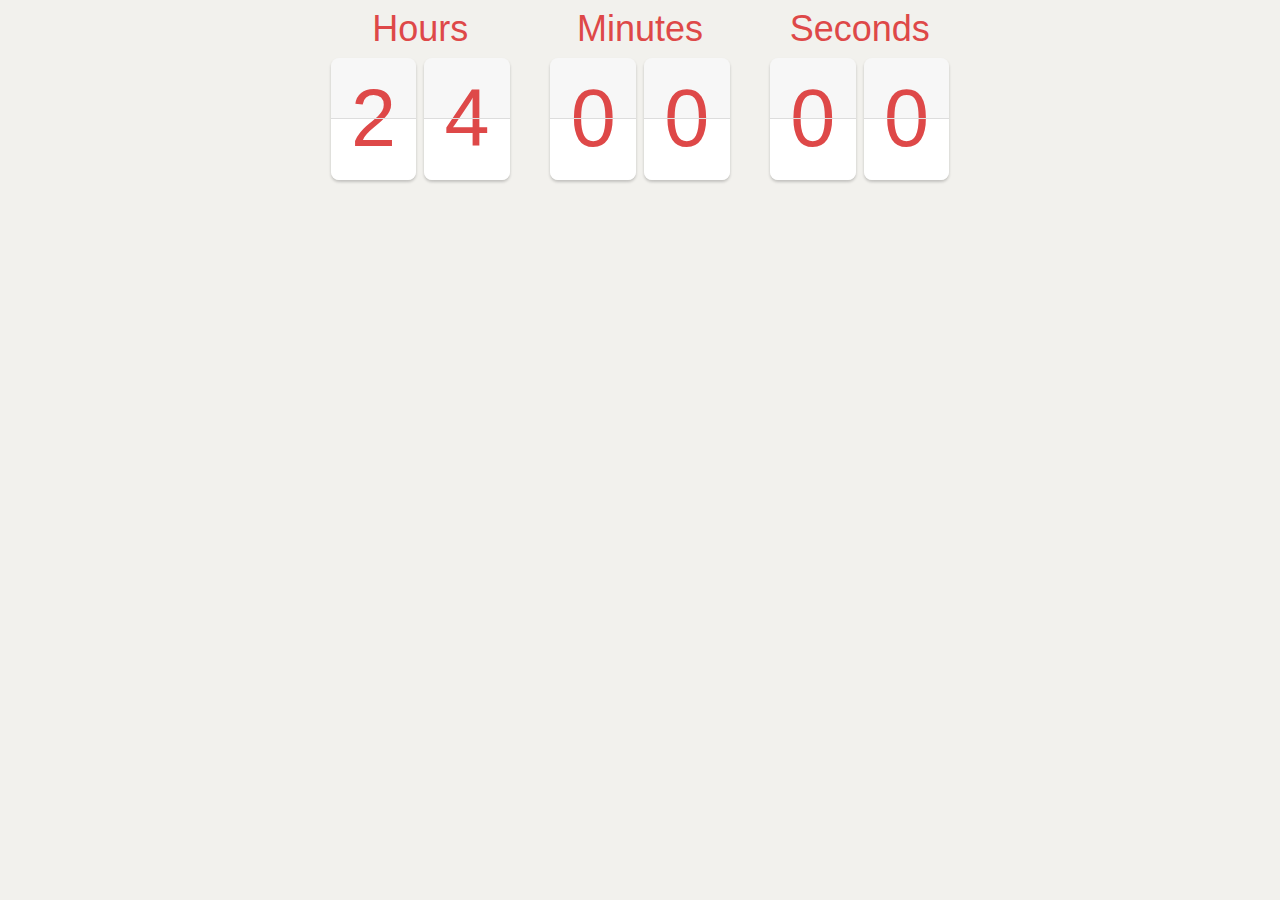
<file: countdown-flip-timer-main/index.html>
<!DOCTYPE html>
<html lang="en">
<head>
  <meta charset="UTF-8">
  <meta http-equiv="X-UA-Compatible" content="IE=edge">
  <meta name="viewport" content="width=device-width, initial-scale=1.0">
  <title>Document</title>
  <link rel="stylesheet" href="styles.css">
  <script src="script.js" defer></script>
</head>
<body>
  <div class="container">
    <div class="container-segment">
      <div class="segment-title">Hours</div>
      <div class="segment">
        <div class="flip-card" data-hours-tens>
          <div class="top">2</div>
          <div class="bottom">2</div>
        </div>
        <div class="flip-card" data-hours-ones>
          <div class="top">4</div>
          <div class="bottom">4</div>
        </div>
      </div>
    </div>
    <div class="container-segment">
      <div class="segment-title">Minutes</div>
      <div class="segment">
        <div class="flip-card" data-minutes-tens>
          <div class="top">0</div>
          <div class="bottom">0</div>
        </div>
        <div class="flip-card" data-minutes-ones>
          <div class="top">0</div>
          <div class="bottom">0</div>
        </div>
      </div>
    </div>
    <div class="container-segment">
      <div class="segment-title">Seconds</div>
      <div class="segment">
        <div class="flip-card" data-seconds-tens>
          <div class="top">0</div>
          <div class="bottom">0</div>
        </div>
        <div class="flip-card" data-seconds-ones>
          <div class="top">0</div>
          <div class="bottom">0</div>
        </div>
      </div>
    </div>
  </div>
</body>
</html>
</file>
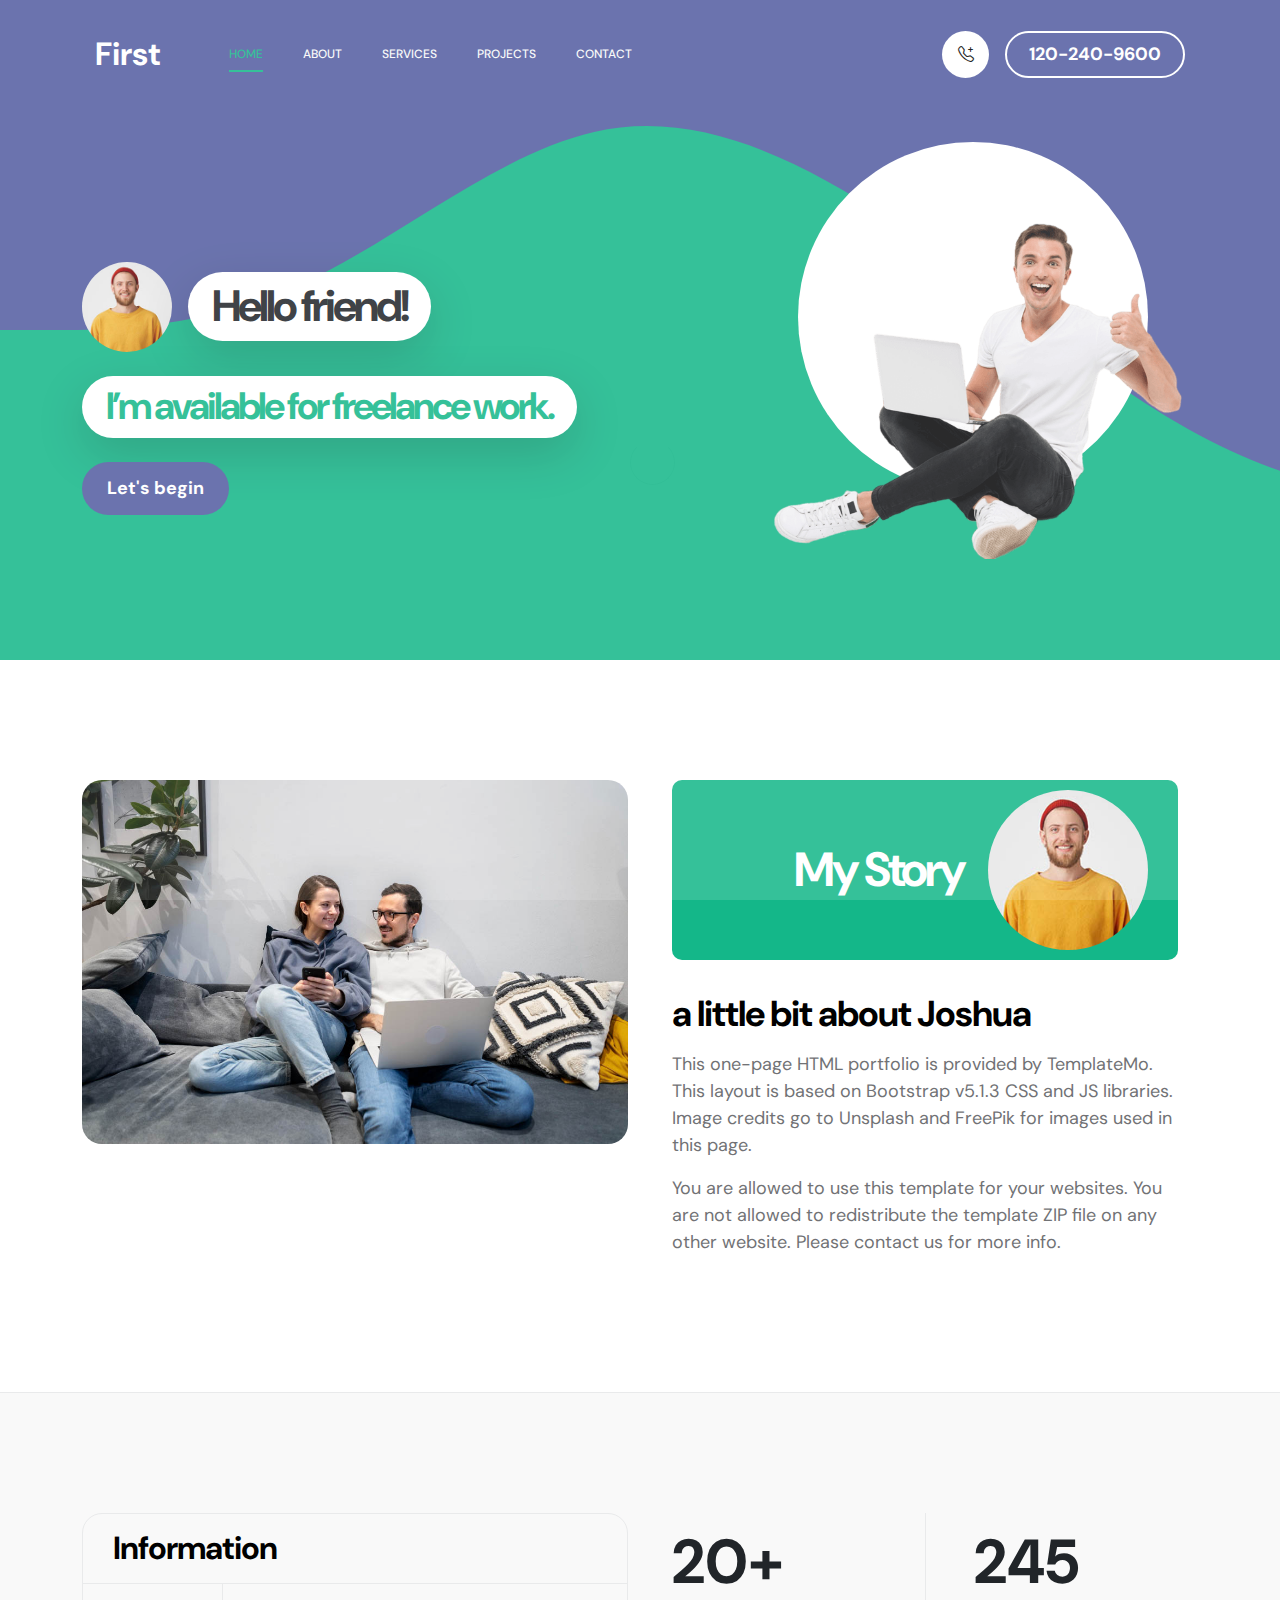
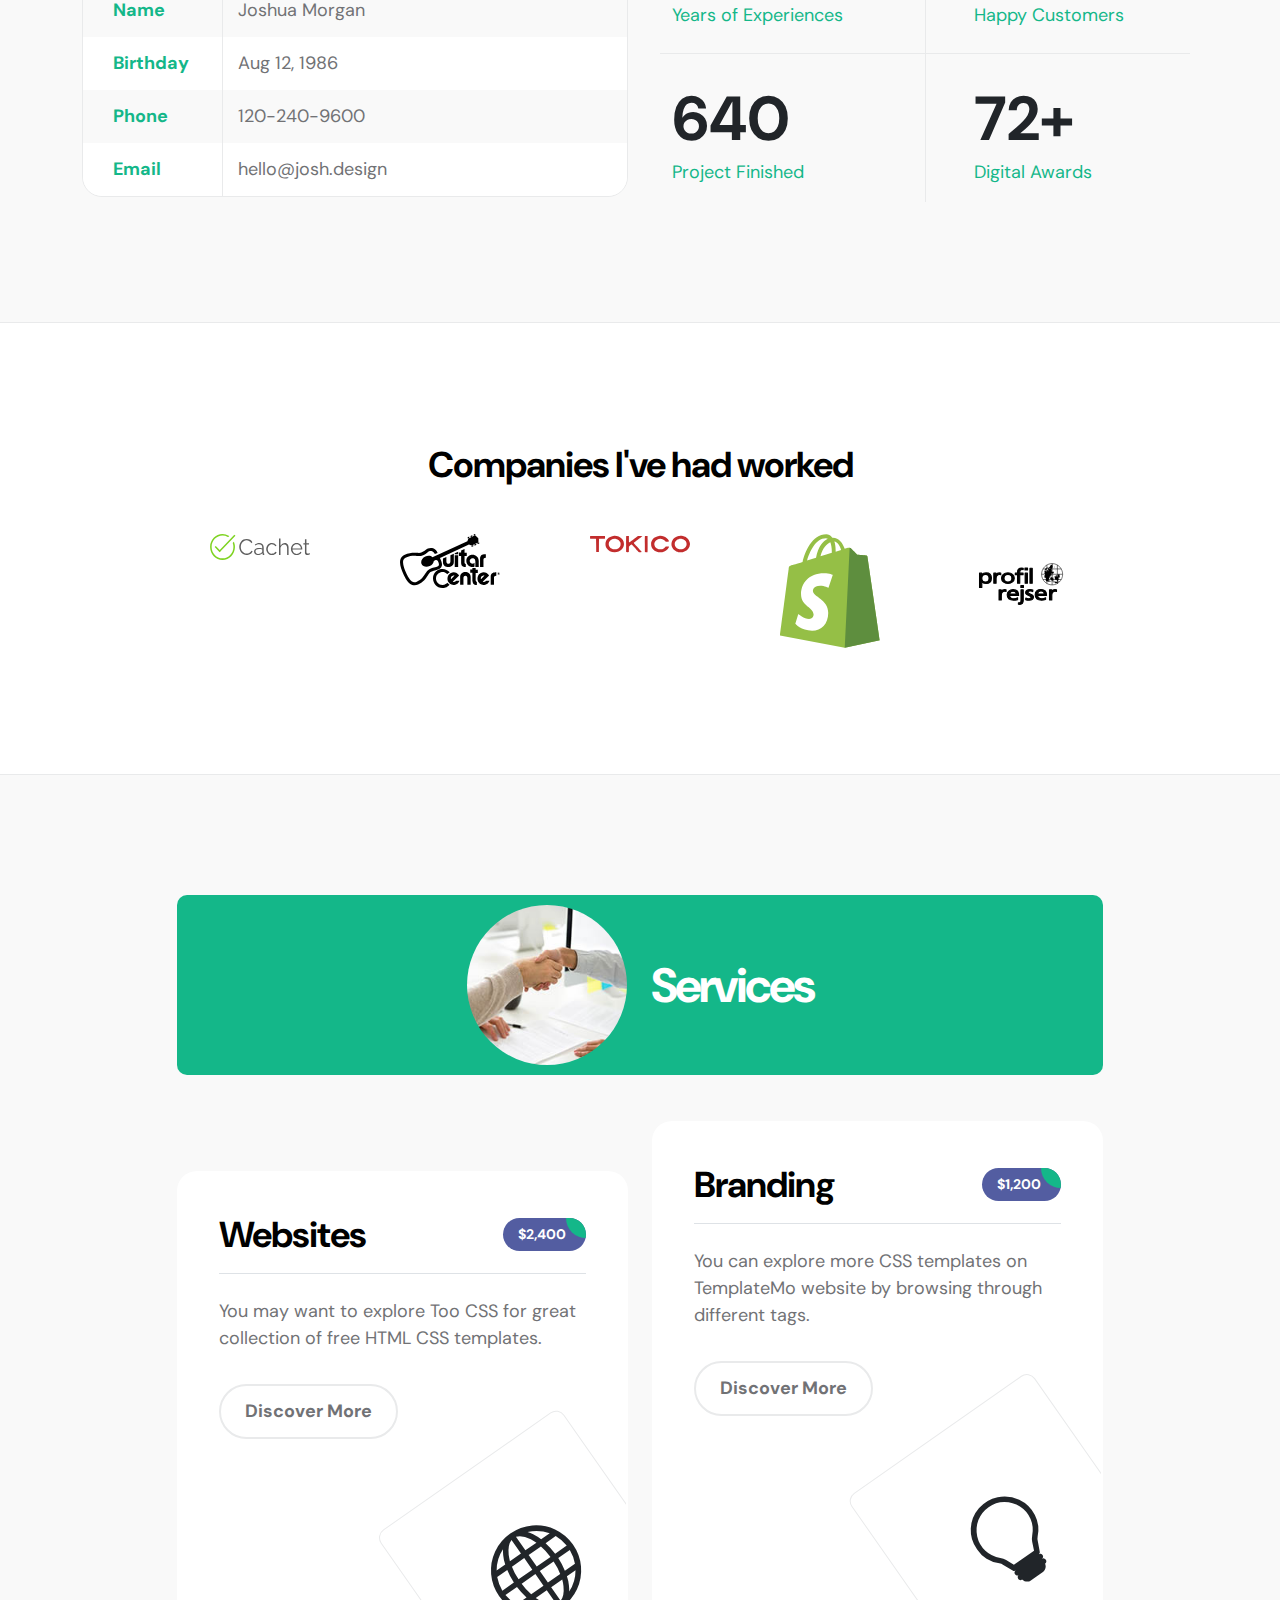
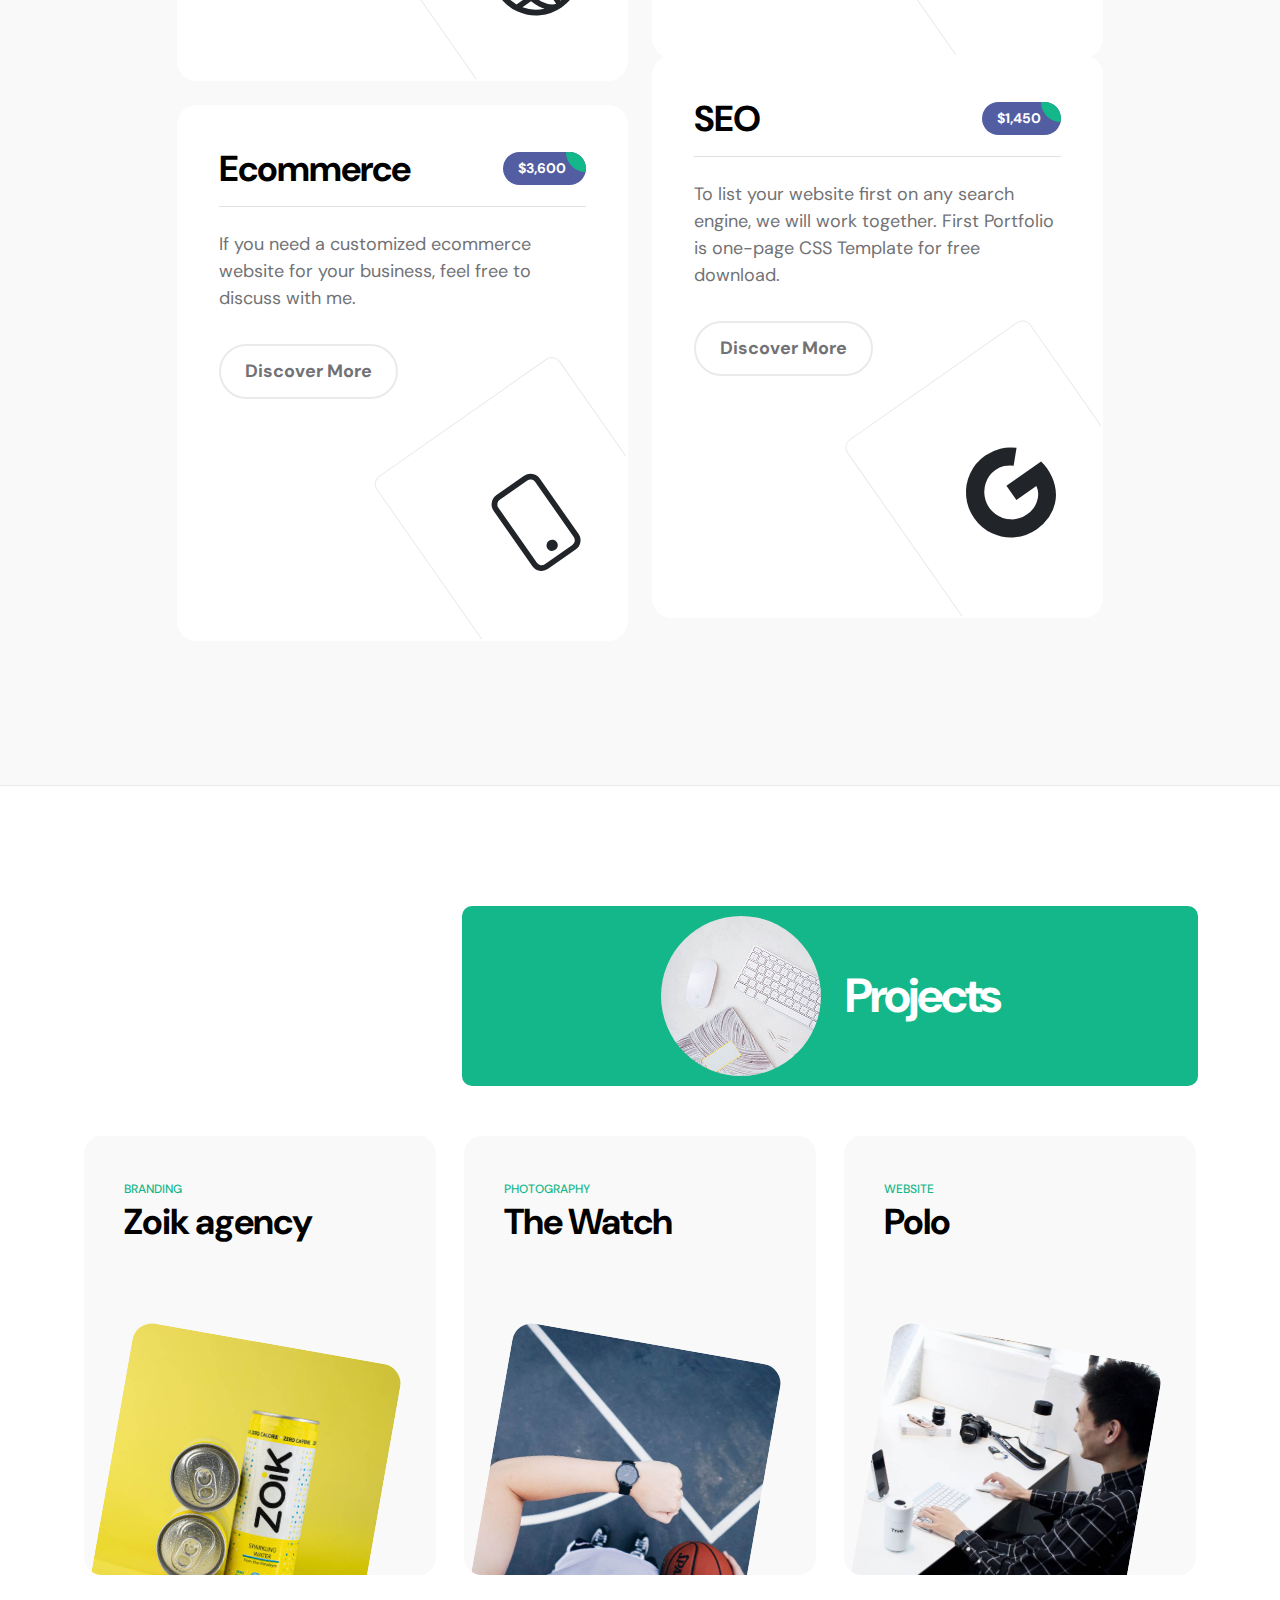
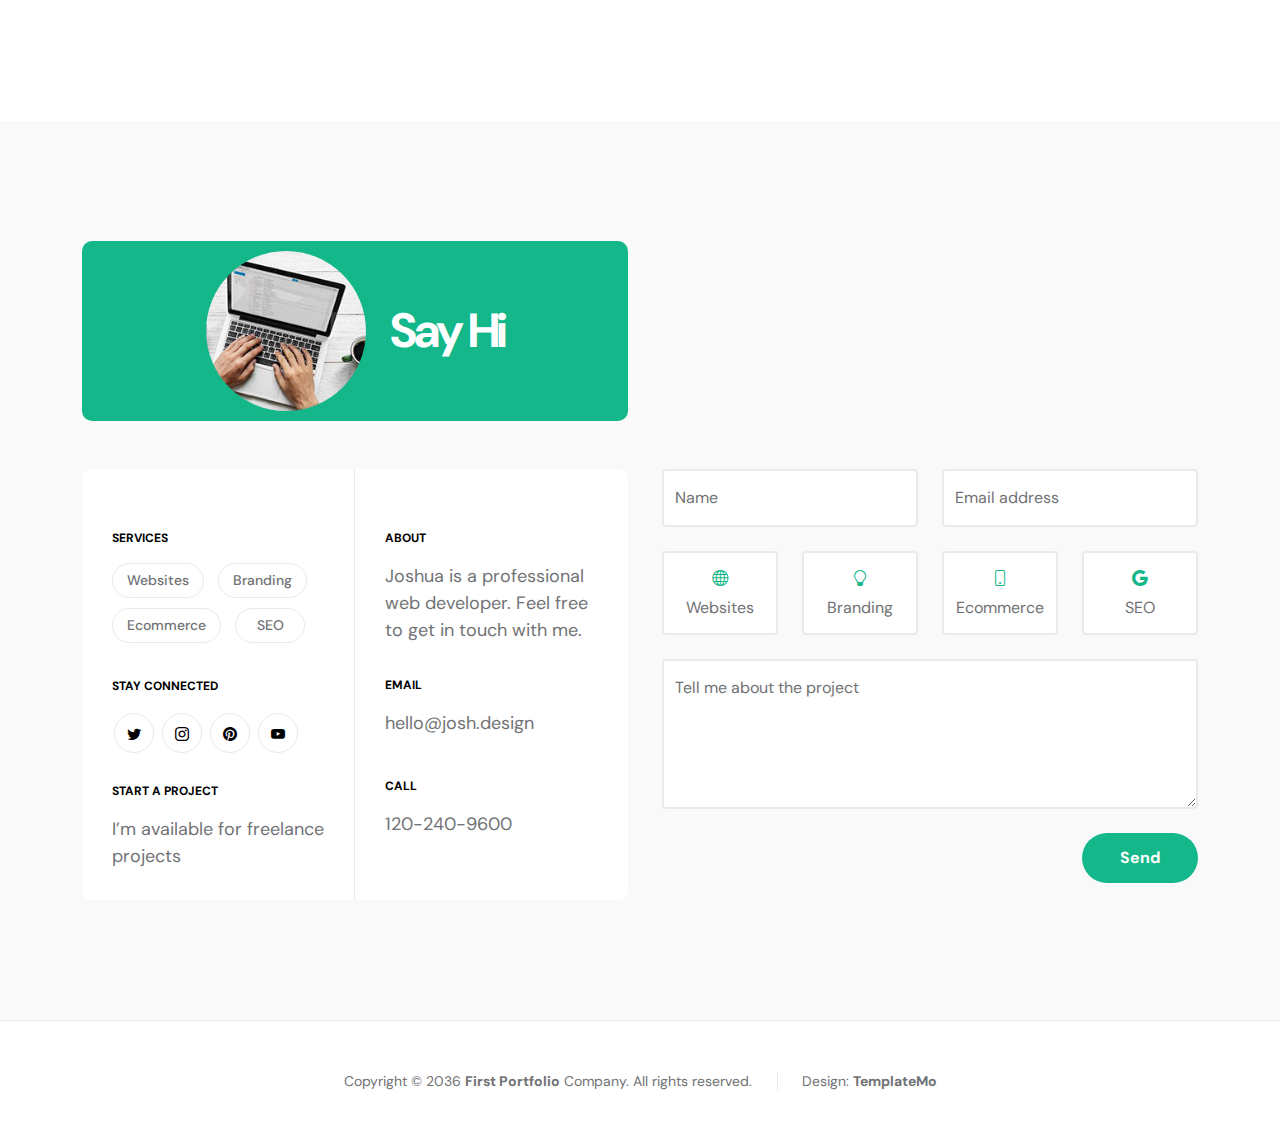
<file: templatemo_578_first_portfolio/index.html>
<!doctype html>
<html lang="en">
    <head>
        <meta charset="utf-8">
        <meta name="viewport" content="width=device-width, initial-scale=1">

        <meta name="description" content="">
        <meta name="author" content="TemplateMo">

        <title>First Portfolio Bootstrap 5 Theme</title>

        <!-- CSS FILES -->
        <link rel="preconnect" href="https://fonts.googleapis.com">
        
        <link rel="preconnect" href="https://fonts.gstatic.com" crossorigin>
        
        <link href="https://fonts.googleapis.com/css2?family=DM+Sans:wght@400;500;700&display=swap" rel="stylesheet">

        <link href="css/bootstrap.min.css" rel="stylesheet">

        <link href="css/bootstrap-icons.css" rel="stylesheet">

        <link href="css/magnific-popup.css" rel="stylesheet">

        <link href="css/templatemo-first-portfolio-style.css" rel="stylesheet">
        
<!--

TemplateMo 578 First Portfolio

https://templatemo.com/tm-578-first-portfolio

-->
    </head>
    
    <body>

        <section class="preloader">
            <div class="spinner">
                <span class="spinner-rotate"></span>    
            </div>
        </section>

        <nav class="navbar navbar-expand-lg">
            <div class="container">

                <button class="navbar-toggler" type="button" data-bs-toggle="collapse" data-bs-target="#navbarNav" aria-controls="navbarNav" aria-expanded="false" aria-label="Toggle navigation">
                    <span class="navbar-toggler-icon"></span>
                </button>

                <a href="index.html" class="navbar-brand mx-auto mx-lg-0">First</a>

                <div class="d-flex align-items-center d-lg-none">
                    <i class="navbar-icon bi-telephone-plus me-3"></i>
                    <a class="custom-btn btn" href="#section_5">
                        120-240-9600
                    </a>
                </div>

                <div class="collapse navbar-collapse" id="navbarNav">
                    <ul class="navbar-nav ms-lg-5">
                        <li class="nav-item">
                            <a class="nav-link click-scroll" href="#section_1">Home</a>
                        </li>

                        <li class="nav-item">
                            <a class="nav-link click-scroll" href="#section_2">About</a>
                        </li>

                        <li class="nav-item">
                            <a class="nav-link click-scroll" href="#section_3">Services</a>
                        </li>

                        <li class="nav-item">
                            <a class="nav-link click-scroll" href="#section_4">Projects</a>
                        </li>

                        <li class="nav-item">
                            <a class="nav-link click-scroll" href="#section_5">Contact</a>
                        </li>
                    </ul>

                    <div class="d-lg-flex align-items-center d-none ms-auto">
                        <i class="navbar-icon bi-telephone-plus me-3"></i>
                        <a class="custom-btn btn" href="#section_5">
                            120-240-9600
                        </a>
                    </div>
                </div>

            </div>
        </nav>

        <main>

            <section class="hero d-flex justify-content-center align-items-center" id="section_1">
                <div class="container">
                    <div class="row">

                        <div class="col-lg-7 col-12">
                            <div class="hero-text">
                                <div class="hero-title-wrap d-flex align-items-center mb-4">
                                    <img src="images/happy-bearded-young-man.jpg" class="avatar-image avatar-image-large img-fluid" alt="">

                                    <h1 class="hero-title ms-3 mb-0">Hello friend!</h1>
                                </div>

                                <h2 class="mb-4">I’m available for freelance work.</h2>
                                <p class="mb-4"><a class="custom-btn btn custom-link" href="#section_2">Let's begin</a></p>
                            </div>
                        </div>

                        <div class="col-lg-5 col-12 position-relative">
                            <div class="hero-image-wrap"></div>
                            <img src="images/portrait-happy-excited-man-holding-laptop-computer.png" class="hero-image img-fluid" alt="">
                        </div>

                    </div>
                </div>

                <svg xmlns="http://www.w3.org/2000/svg" viewBox="0 0 1440 320"><path fill="#535da1" fill-opacity="1" d="M0,160L24,160C48,160,96,160,144,138.7C192,117,240,75,288,64C336,53,384,75,432,106.7C480,139,528,181,576,208C624,235,672,245,720,240C768,235,816,213,864,186.7C912,160,960,128,1008,133.3C1056,139,1104,181,1152,202.7C1200,224,1248,224,1296,197.3C1344,171,1392,117,1416,90.7L1440,64L1440,0L1416,0C1392,0,1344,0,1296,0C1248,0,1200,0,1152,0C1104,0,1056,0,1008,0C960,0,912,0,864,0C816,0,768,0,720,0C672,0,624,0,576,0C528,0,480,0,432,0C384,0,336,0,288,0C240,0,192,0,144,0C96,0,48,0,24,0L0,0Z"></path></svg>
            </section>


            <section class="about section-padding" id="section_2">
                <div class="container">
                    <div class="row">

                        <div class="col-lg-6 col-12">
                            <img src="images/couple-working-from-home-together-sofa.jpg" class="about-image img-fluid" alt="">
                        </div>

                        <div class="col-lg-6 col-12 mt-5 mt-lg-0">
                            <div class="about-thumb">

                                <div class="section-title-wrap d-flex justify-content-end align-items-center mb-4">
                                    <h2 class="text-white me-4 mb-0">My Story</h2>

                                    <img src="images/happy-bearded-young-man.jpg" class="avatar-image img-fluid" alt="">
                                </div>

                                <h3 class="pt-2 mb-3">a little bit about Joshua</h3>

                                <p>This one-page HTML portfolio is provided by <a href="https://templatemo.com" target="_blank">TemplateMo</a>. This layout is based on Bootstrap v5.1.3 CSS and JS libraries. Image credits go to <a href="https://unsplash.com" target="_blank">Unsplash</a> and <a href="https://freepik.com" target="_blank">FreePik</a> for images used in this page.</p>

                                <p>You are allowed to use this template for your websites. You are not allowed to redistribute the template ZIP file on any other website. Please <a href="https://templatemo.com/contact" target="_blank">contact us</a> for more info.</p>
                            </div>
                        </div>

                    </div>
                </div>
            </section>

            <section class="featured section-padding">
                <div class="container">
                    <div class="row">

                        <div class="col-lg-6 col-12">
                            <div class="profile-thumb">
                                <div class="profile-title">
                                    <h4 class="mb-0">Information</h4>
                                </div>

                                <div class="profile-body">
                                    <p>
                                        <span class="profile-small-title">Name</span> 
                                        <span>Joshua Morgan</span>
                                    </p>

                                    <p>
                                        <span class="profile-small-title">Birthday</span> 
                                        <span>Aug 12, 1986</span>
                                    </p>

                                    <p>
                                        <span class="profile-small-title">Phone</span> 
                                         <span><a href="tel: 305-240-9671">120-240-9600</a></span>
                                    </p>

                                    <p>
                                        <span class="profile-small-title">Email</span> 
                                        <span><a href="mailto:hello@josh.design">hello@josh.design</a></span>
                                    </p>
                                </div>
                            </div>
                        </div>

                        <div class="col-lg-6 col-12 mt-5 mt-lg-0">
                            <div class="about-thumb">
                                <div class="row">
                                    <div class="col-lg-6 col-6 featured-border-bottom py-2">
                                        <strong class="featured-numbers">20+</strong>

                                        <p class="featured-text">Years of Experiences</p>
                                    </div>

                                    <div class="col-lg-6 col-6 featured-border-start featured-border-bottom ps-5 py-2">
                                        <strong class="featured-numbers">245</strong>

                                        <p class="featured-text">Happy Customers</p>
                                    </div>

                                    <div class="col-lg-6 col-6 pt-4">
                                        <strong class="featured-numbers">640</strong>

                                        <p class="featured-text">Project Finished</p>
                                    </div>

                                    <div class="col-lg-6 col-6 featured-border-start ps-5 pt-4">
                                        <strong class="featured-numbers">72+</strong>

                                        <p class="featured-text">Digital Awards</p>
                                    </div>
                                </div>
                            </div>
                        </div>

                    </div>
                </div>
            </section>


            <section class="clients section-padding">
                <div class="container">
                    <div class="row align-items-center">

                        <div class="col-lg-12 col-12">
                            <h3 class="text-center mb-5">Companies I've had worked</h3>
                        </div>

                        <div class="col-lg-2 col-4 ms-auto clients-item-height">
                            <img src="images/clients/cachet.svg" class="clients-image img-fluid" alt="">
                        </div>

                        <div class="col-lg-2 col-4 clients-item-height">
                            <img src="images/clients/guitar-center.svg" class="clients-image img-fluid" alt="">
                        </div>

                        <div class="col-lg-2 col-4 clients-item-height">
                            <img src="images/clients/tokico.svg" class="clients-image img-fluid" alt="">
                        </div>

                        <div class="col-lg-2 col-4 clients-item-height">
                            <img src="images/clients/shopify.svg" class="clients-image img-fluid" alt="">
                        </div>

                        <div class="col-lg-2 col-4 me-auto clients-item-height">
                            <img src="images/clients/profil-rejser.svg" class="clients-image img-fluid" alt="">
                        </div>

                    </div>
                </div>
            </section>


            <section class="services section-padding" id="section_3">
                <div class="container">
                    <div class="row">

                        <div class="col-lg-10 col-12 mx-auto">
                            <div class="section-title-wrap d-flex justify-content-center align-items-center mb-5">
                                <img src="images/handshake-man-woman-after-signing-business-contract-closeup.jpg" class="avatar-image img-fluid" alt="">

                                <h2 class="text-white ms-4 mb-0">Services</h2>
                            </div>

                            <div class="row pt-lg-5">
                                <div class="col-lg-6 col-12">
                                    <div class="services-thumb">
                                        <div class="d-flex flex-wrap align-items-center border-bottom mb-4 pb-3">
                                            <h3 class="mb-0">Websites</h3>

                                            <div class="services-price-wrap ms-auto">
                                                <p class="services-price-text mb-0">$2,400</p>
                                                <div class="services-price-overlay"></div>
                                            </div>
                                        </div>

                                        <p>You may want to explore Too CSS for great collection of free HTML CSS templates.</p>

                                        <a href="#" class="custom-btn custom-border-btn btn mt-3">Discover More</a>

                                        <div class="services-icon-wrap d-flex justify-content-center align-items-center">
                                            <i class="services-icon bi-globe"></i>
                                        </div>
                                    </div>
                                </div>

                                <div class="col-lg-6 col-12">
                                    <div class="services-thumb services-thumb-up">
                                        <div class="d-flex flex-wrap align-items-center border-bottom mb-4 pb-3">
                                            <h3 class="mb-0">Branding</h3>

                                            <div class="services-price-wrap ms-auto">
                                                <p class="services-price-text mb-0">$1,200</p>
                                                <div class="services-price-overlay"></div>
                                            </div>
                                        </div>

                                        <p>You can explore more CSS templates on TemplateMo website by browsing through different tags.</p>

                                        <a href="#" class="custom-btn custom-border-btn btn mt-3">Discover More</a>

                                        <div class="services-icon-wrap d-flex justify-content-center align-items-center">
                                            <i class="services-icon bi-lightbulb"></i>
                                        </div>
                                    </div>
                                </div>

                                <div class="col-lg-6 col-12">
                                    <div class="services-thumb">
                                        <div class="d-flex flex-wrap align-items-center border-bottom mb-4 pb-3">
                                            <h3 class="mb-0">Ecommerce</h3>

                                            <div class="services-price-wrap ms-auto">
                                                <p class="services-price-text mb-0">$3,600</p>
                                                <div class="services-price-overlay"></div>
                                            </div>
                                        </div>

                                        <p>If you need a customized ecommerce website for your business, feel free to discuss with me.</p>

                                        <a href="#" class="custom-btn custom-border-btn btn mt-3">Discover More</a>

                                        <div class="services-icon-wrap d-flex justify-content-center align-items-center">
                                            <i class="services-icon bi-phone"></i>
                                        </div>
                                    </div>
                                </div>

                                <div class="col-lg-6 col-12">
                                    <div class="services-thumb services-thumb-up">
                                        <div class="d-flex flex-wrap align-items-center border-bottom mb-4 pb-3">
                                            <h3 class="mb-0">SEO</h3>

                                            <div class="services-price-wrap ms-auto">
                                                <p class="services-price-text mb-0">$1,450</p>
                                                <div class="services-price-overlay"></div>
                                            </div>
                                        </div>

                                        <p>To list your website first on any search engine, we will work together. First Portfolio is one-page CSS Template for free download.</p>

                                        <a href="#" class="custom-btn custom-border-btn btn mt-3">Discover More</a>

                                        <div class="services-icon-wrap d-flex justify-content-center align-items-center">
                                            <i class="services-icon bi-google"></i>
                                        </div>
                                    </div>
                                </div>
                            </div>
                        </div>
                    </div>
                </div>
            </section>


            <section class="projects section-padding" id="section_4">
                <div class="container">
                    <div class="row">

                        <div class="col-lg-8 col-md-8 col-12 ms-auto">
                            <div class="section-title-wrap d-flex justify-content-center align-items-center mb-4">
                                <img src="images/white-desk-work-study-aesthetics.jpg" class="avatar-image img-fluid" alt="">

                                <h2 class="text-white ms-4 mb-0">Projects</h2>
                            </div>
                        </div>

                        <div class="clearfix"></div>

                        <div class="col-lg-4 col-md-6 col-12">
                            <div class="projects-thumb">
                                <div class="projects-info">
                                    <small class="projects-tag">Branding</small>

                                    <h3 class="projects-title">Zoik agency</h3>
                                </div>

                                <a href="images/projects/nikhil-KO4io-eCAXA-unsplash.jpg" class="popup-image">
                                    <img src="images/projects/nikhil-KO4io-eCAXA-unsplash.jpg" class="projects-image img-fluid" alt="">
                                </a>
                            </div>
                        </div>

                        <div class="col-lg-4 col-md-6 col-12">
                            <div class="projects-thumb">
                                <div class="projects-info">
                                    <small class="projects-tag">Photography</small>

                                    <h3 class="projects-title">The Watch</h3>
                                </div>

                                <a href="images/projects/the-5th-IQYR7N67dhM-unsplash.jpg" class="popup-image">
                                    <img src="images/projects/the-5th-IQYR7N67dhM-unsplash.jpg" class="projects-image img-fluid" alt="">
                                </a>
                            </div>
                        </div>

                        <div class="col-lg-4 col-md-6 col-12">
                            <div class="projects-thumb">
                                <div class="projects-info">
                                    <small class="projects-tag">Website</small>

                                    <h3 class="projects-title">Polo</h3>
                                </div>

                                <a href="images/projects/true-agency-9Bjog5FZ-oc-unsplash.jpg" class="popup-image">
                                    <img src="images/projects/true-agency-9Bjog5FZ-oc-unsplash.jpg" class="projects-image img-fluid" alt="">
                                </a>
                            </div>
                        </div>

                    </div>
                </div>
            </section>

            <section class="contact section-padding" id="section_5">
                    <div class="container">
                        <div class="row">

                            <div class="col-lg-6 col-md-8 col-12">
                                <div class="section-title-wrap d-flex justify-content-center align-items-center mb-5">
                                    <img src="images/aerial-view-man-using-computer-laptop-wooden-table.jpg" class="avatar-image img-fluid" alt="">

                                    <h2 class="text-white ms-4 mb-0">Say Hi</h2>
                                </div>
                            </div>

                            <div class="clearfix"></div>

                            <div class="col-lg-3 col-md-6 col-12 pe-lg-0">
                                <div class="contact-info contact-info-border-start d-flex flex-column">
                                    <strong class="site-footer-title d-block mb-3">Services</strong>

                                    <ul class="footer-menu">
                                        <li class="footer-menu-item"><a href="#" class="footer-menu-link">Websites</a></li>

                                        <li class="footer-menu-item"><a href="#" class="footer-menu-link">Branding</a></li>

                                        <li class="footer-menu-item"><a href="#" class="footer-menu-link">Ecommerce</a></li>

                                        <li class="footer-menu-item"><a href="#" class="footer-menu-link">SEO</a></li>
                                    </ul>

                                    <strong class="site-footer-title d-block mt-4 mb-3">Stay connected</strong>

                                    <ul class="social-icon">
                                        <li class="social-icon-item"><a href="https://twitter.com/minthu" class="social-icon-link bi-twitter"></a></li>

                                        <li class="social-icon-item"><a href="#" class="social-icon-link bi-instagram"></a></li>

                                        <li class="social-icon-item"><a href="#" class="social-icon-link bi-pinterest"></a></li>

                                        <li class="social-icon-item"><a href="https://www.youtube.com/templatemo" class="social-icon-link bi-youtube"></a></li>
                                    </ul>

                                    <strong class="site-footer-title d-block mt-4 mb-3">Start a project</strong>

                                    <p class="mb-0">I’m available for freelance projects</p>
                                </div>
                            </div>

                            <div class="col-lg-3 col-md-6 col-12 ps-lg-0">
                                <div class="contact-info d-flex flex-column">
                                    <strong class="site-footer-title d-block mb-3">About</strong>

                                    <p class="mb-2">
                                        Joshua is a professional web developer. Feel free to get in touch with me.
                              </p>

                                    <strong class="site-footer-title d-block mt-4 mb-3">Email</strong>

                                    <p>
                                        <a href="mailto:hello@josh.design">
                                            hello@josh.design
                                        </a>
                                    </p>

                                    <strong class="site-footer-title d-block mt-4 mb-3">Call</strong>

                                    <p class="mb-0">
                                        <a href="tel: 120-240-9600">
                                            120-240-9600
                                        </a>
                                    </p>
                                </div>
                            </div>

                            <div class="col-lg-6 col-12 mt-5 mt-lg-0">
                                <form action="#" method="get" class="custom-form contact-form" role="form">
                                    <div class="row">
                                        <div class="col-lg-6 col-md-6 col-12">
                                            <div class="form-floating">
                                                <input type="text" name="name" id="name" class="form-control" placeholder="Name" required="">
                                                
                                                <label for="floatingInput">Name</label>
                                            </div>
                                        </div>

                                        <div class="col-lg-6 col-md-6 col-12"> 
                                            <div class="form-floating">
                                                <input type="email" name="email" id="email" pattern="[^ @]*@[^ @]*" class="form-control" placeholder="Email address" required="">
                                                
                                                <label for="floatingInput">Email address</label>
                                            </div>
                                        </div>

                                        <div class="col-lg-3 col-md-6 col-6">
                                            <div class="form-check form-check-inline">
                                                <input name="website" type="checkbox" class="form-check-input" id="inlineCheckbox1" value="1">

                                                <label class="form-check-label" for="inlineCheckbox1">
                                                    <i class="bi-globe form-check-icon"></i>
                                                    <span class="form-check-label-text">Websites</span>
                                                </label>
                                          </div>
                                        </div>

                                        <div class="col-lg-3 col-md-6 col-6">
                                            <div class="form-check form-check-inline">
                                                <input name="branding" type="checkbox" class="form-check-input" id="inlineCheckbox2" value="1">

                                                <label class="form-check-label" for="inlineCheckbox2">
                                                    <i class="bi-lightbulb form-check-icon"></i>
                                                    <span class="form-check-label-text">Branding</span>
                                                </label>
                                            </div>
                                        </div>

                                        <div class="col-lg-3 col-md-6 col-6">
                                            <div class="form-check form-check-inline">
                                                <input name="ecommerce" type="checkbox" class="form-check-input" id="inlineCheckbox3" value="1">

                                                <label class="form-check-label" for="inlineCheckbox3">
                                                    <i class="bi-phone form-check-icon"></i>
                                                    <span class="form-check-label-text">Ecommerce</span>
                                                </label>
                                            </div>
                                        </div>

                                        <div class="col-lg-3 col-md-6 col-6">
                                            <div class="form-check form-check-inline me-0">
                                                <input name="seo" type="checkbox" class="form-check-input" id="inlineCheckbox4" value="1">

                                                <label class="form-check-label" for="inlineCheckbox4">
                                                    <i class="bi-google form-check-icon"></i>
                                                    <span class="form-check-label-text">SEO</span>
                                                </label>
                                            </div>
                                        </div>

                                        <div class="col-lg-12 col-12">
                                            <div class="form-floating">
                                                <textarea class="form-control" id="message" name="message" placeholder="Tell me about the project"></textarea>
                                                
                                                <label for="floatingTextarea">Tell me about the project</label>
                                            </div>
                                        </div>

                                        <div class="col-lg-3 col-12 ms-auto">
                                            <button type="submit" class="form-control">Send</button>
                                        </div>

                                    </div>
                                </form>
                            </div>

                        </div>
                    </div>
                </div>
            </section>

        </main>

        <footer class="site-footer">
            <div class="container">
                <div class="row">

                    <div class="col-lg-12 col-12">
                        <div class="copyright-text-wrap">
                            <p class="mb-0">
                                <span class="copyright-text">Copyright © 2036 <a href="#">First Portfolio</a> Company. All rights reserved.</span>
                                Design: 
                                <a rel="sponsored" href="https://templatemo.com" target="_blank">TemplateMo</a>
                            </p>
                        </div>
                    </div>

                </div>
            </div>
        </footer>

        <!-- JAVASCRIPT FILES -->
        <script src="js/jquery.min.js"></script>
        <script src="js/bootstrap.min.js"></script>
        <script src="js/jquery.sticky.js"></script>
        <script src="js/click-scroll.js"></script>
        <script src="js/jquery.magnific-popup.min.js"></script>
        <script src="js/magnific-popup-options.js"></script>
        <script src="js/custom.js"></script>

    </body>
</html>
</file>
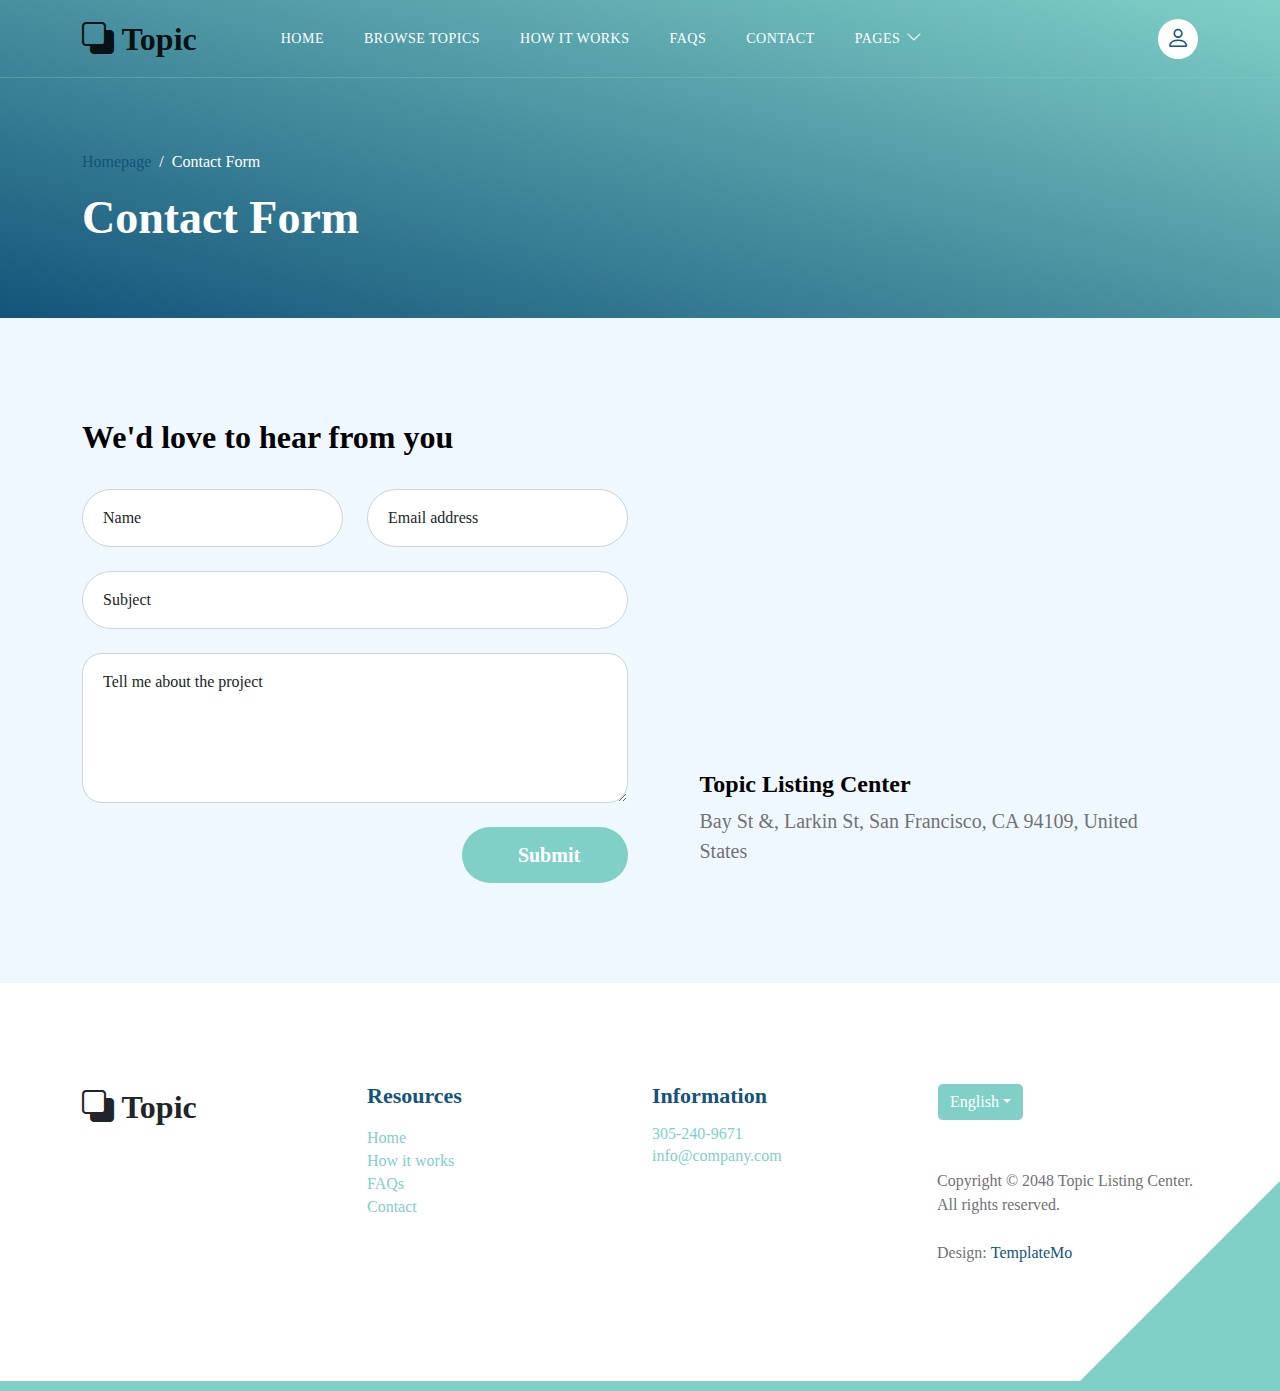
<file: contact.html>
<!doctype html>
<html lang="en">
    <head>
        <meta charset="utf-8">
        <meta name="viewport" content="width=device-width, initial-scale=1">

        <meta name="description" content="">
        <meta name="author" content="">

        <title>Topic Listing Contact Page</title>

        <!-- CSS FILES -->        
        <link rel="preconnect" href="https://fonts.googleapis.com">
        
        <link rel="preconnect" href="https://fonts.gstatic.com" crossorigin>

        <link href="https://fonts.googleapis.com/css2?family=Montserrat:wght@500;600;700&family=Open+Sans&display=swap" rel="stylesheet">
                        
        <link href="css/bootstrap.min.css" rel="stylesheet">

        <link href="css/bootstrap-icons.css" rel="stylesheet">

        <link href="css/templatemo-topic-listing.css" rel="stylesheet">
<!--

TemplateMo 590 topic listing

https://templatemo.com/tm-590-topic-listing

-->
    </head>
    
    <body class="topics-listing-page" id="top">

        <main>

            <nav class="navbar navbar-expand-lg">
                <div class="container">
                    <a class="navbar-brand" href="index.html">
                        <i class="bi-back"></i>
                        <span>Topic</span>
                    </a>

                    <div class="d-lg-none ms-auto me-4">
                        <a href="#top" class="navbar-icon bi-person smoothscroll"></a>
                    </div>
    
                    <button class="navbar-toggler" type="button" data-bs-toggle="collapse" data-bs-target="#navbarNav" aria-controls="navbarNav" aria-expanded="false" aria-label="Toggle navigation">
                        <span class="navbar-toggler-icon"></span>
                    </button>
    
                    <div class="collapse navbar-collapse" id="navbarNav">
                        <ul class="navbar-nav ms-lg-5 me-lg-auto">
                            <li class="nav-item">
                                <a class="nav-link click-scroll" href="index.html#section_1">Home</a>
                            </li>

                            <li class="nav-item">
                                <a class="nav-link click-scroll" href="index.html#section_2">Browse Topics</a>
                            </li>
    
                            <li class="nav-item">
                                <a class="nav-link click-scroll" href="index.html#section_3">How it works</a>
                            </li>

                            <li class="nav-item">
                                <a class="nav-link click-scroll" href="index.html#section_4">FAQs</a>
                            </li>
    
                            <li class="nav-item">
                                <a class="nav-link click-scroll" href="index.html#section_5">Contact</a>
                            </li>

                            <li class="nav-item dropdown">
                                <a class="nav-link dropdown-toggle" href="#section_5" id="navbarLightDropdownMenuLink" role="button" data-bs-toggle="dropdown" aria-expanded="false">Pages</a>

                                <ul class="dropdown-menu dropdown-menu-light" aria-labelledby="navbarLightDropdownMenuLink">
                                    <li><a class="dropdown-item" href="topics-listing.html">Topics Listing</a></li>

                                    <li><a class="dropdown-item active" href="contact.html">Contact Form</a></li>
                                </ul>
                            </li>
                        </ul>

                        <div class="d-none d-lg-block">
                            <a href="#top" class="navbar-icon bi-person smoothscroll"></a>
                        </div>
                    </div>
                </div>
            </nav>


            <header class="site-header d-flex flex-column justify-content-center align-items-center">
                <div class="container">
                    <div class="row align-items-center">

                        <div class="col-lg-5 col-12">
                            <nav aria-label="breadcrumb">
                                <ol class="breadcrumb">
                                    <li class="breadcrumb-item"><a href="index.html">Homepage</a></li>

                                    <li class="breadcrumb-item active" aria-current="page">Contact Form</li>
                                </ol>
                            </nav>

                            <h2 class="text-white">Contact Form</h2>
                        </div>

                    </div>
                </div>
            </header>


            <section class="section-padding section-bg">
                <div class="container">
                    <div class="row">

                        <div class="col-lg-12 col-12">
                            <h3 class="mb-4 pb-2">We'd love to hear from you</h3>
                        </div>

                        <div class="col-lg-6 col-12">
                            <form action="#" method="post" class="custom-form contact-form" role="form">
                                <div class="row">
                                    <div class="col-lg-6 col-md-6 col-12">
                                        <div class="form-floating">
                                            <input type="text" name="name" id="name" class="form-control" placeholder="Name" required="">
                                            
                                            <label for="floatingInput">Name</label>
                                        </div>
                                    </div>

                                    <div class="col-lg-6 col-md-6 col-12"> 
                                        <div class="form-floating">
                                            <input type="email" name="email" id="email" pattern="[^ @]*@[^ @]*" class="form-control" placeholder="Email address" required="">
                                            
                                            <label for="floatingInput">Email address</label>
                                        </div>
                                    </div>

                                    <div class="col-lg-12 col-12">
                                        <div class="form-floating">
                                            <input type="text" name="subject" id="name" class="form-control" placeholder="Name" required="">
                                            
                                            <label for="floatingInput">Subject</label>
                                        </div>

                                        <div class="form-floating">
                                            <textarea class="form-control" id="message" name="message" placeholder="Tell me about the project"></textarea>
                                            
                                            <label for="floatingTextarea">Tell me about the project</label>
                                        </div>
                                    </div>

                                    <div class="col-lg-4 col-12 ms-auto">
                                        <button type="submit" class="form-control">Submit</button>
                                    </div>

                                </div>
                            </form>
                        </div>

                        <div class="col-lg-5 col-12 mx-auto mt-5 mt-lg-0">
                            <iframe class="google-map" src="https://www.google.com/maps/embed?pb=!1m18!1m12!1m3!1d2595.065641062665!2d-122.4230416990949!3d37.80335401520422!2m3!1f0!2f0!3f0!3m2!1i1024!2i768!4f13.1!3m3!1m2!1s0x80858127459fabad%3A0x808ba520e5e9edb7!2sFrancisco%20Park!5e1!3m2!1sen!2sth!4v1684340239744!5m2!1sen!2sth" width="100%" height="250" style="border:0;" allowfullscreen="" loading="lazy" referrerpolicy="no-referrer-when-downgrade"></iframe>

                            <h5 class="mt-4 mb-2">Topic Listing Center</h5>

                            <p>Bay St &amp;, Larkin St, San Francisco, CA 94109, United States</p>
                        </div>

                    </div>
                </div>
            </section>
        </main>

        <footer class="site-footer section-padding">
            <div class="container">
                <div class="row">

                    <div class="col-lg-3 col-12 mb-4 pb-2">
                        <a class="navbar-brand mb-2" href="index.html">
                            <i class="bi-back"></i>
                            <span>Topic</span>
                        </a>
                    </div>

                    <div class="col-lg-3 col-md-4 col-6">
                        <h6 class="site-footer-title mb-3">Resources</h6>

                        <ul class="site-footer-links">
                            <li class="site-footer-link-item">
                                <a href="#" class="site-footer-link">Home</a>
                            </li>

                            <li class="site-footer-link-item">
                                <a href="#" class="site-footer-link">How it works</a>
                            </li>

                            <li class="site-footer-link-item">
                                <a href="#" class="site-footer-link">FAQs</a>
                            </li>

                            <li class="site-footer-link-item">
                                <a href="#" class="site-footer-link">Contact</a>
                            </li>
                        </ul>
                    </div>

                    <div class="col-lg-3 col-md-4 col-6 mb-4 mb-lg-0">
                        <h6 class="site-footer-title mb-3">Information</h6>

                        <p class="text-white d-flex mb-1">
                            <a href="tel: 305-240-9671" class="site-footer-link">
                                305-240-9671
                            </a>
                        </p>

                        <p class="text-white d-flex">
                            <a href="mailto:info@company.com" class="site-footer-link">
                                info@company.com
                            </a>
                        </p>
                    </div>

                    <div class="col-lg-3 col-md-4 col-12 mt-4 mt-lg-0 ms-auto">
                        <div class="dropdown">
                            <button class="btn btn-secondary dropdown-toggle" type="button" data-bs-toggle="dropdown" aria-expanded="false">
                            English</button>

                            <ul class="dropdown-menu">
                                <li><button class="dropdown-item" type="button">Thai</button></li>

                                <li><button class="dropdown-item" type="button">Myanmar</button></li>

                                <li><button class="dropdown-item" type="button">Arabic</button></li>
                            </ul>
                        </div>

                        <p class="copyright-text mt-lg-5 mt-4">Copyright © 2048 Topic Listing Center. All rights reserved.
                        <br><br>Design: <a rel="nofollow" href="https://templatemo.com" target="_blank">TemplateMo</a></p>
                        
                    </div>

                </div>
            </div>
        </footer>

        <!-- JAVASCRIPT FILES -->
        <script src="js/jquery.min.js"></script>
        <script src="js/bootstrap.bundle.min.js"></script>
        <script src="js/jquery.sticky.js"></script>
        <script src="js/custom.js"></script>

    </body>
</html>
</file>
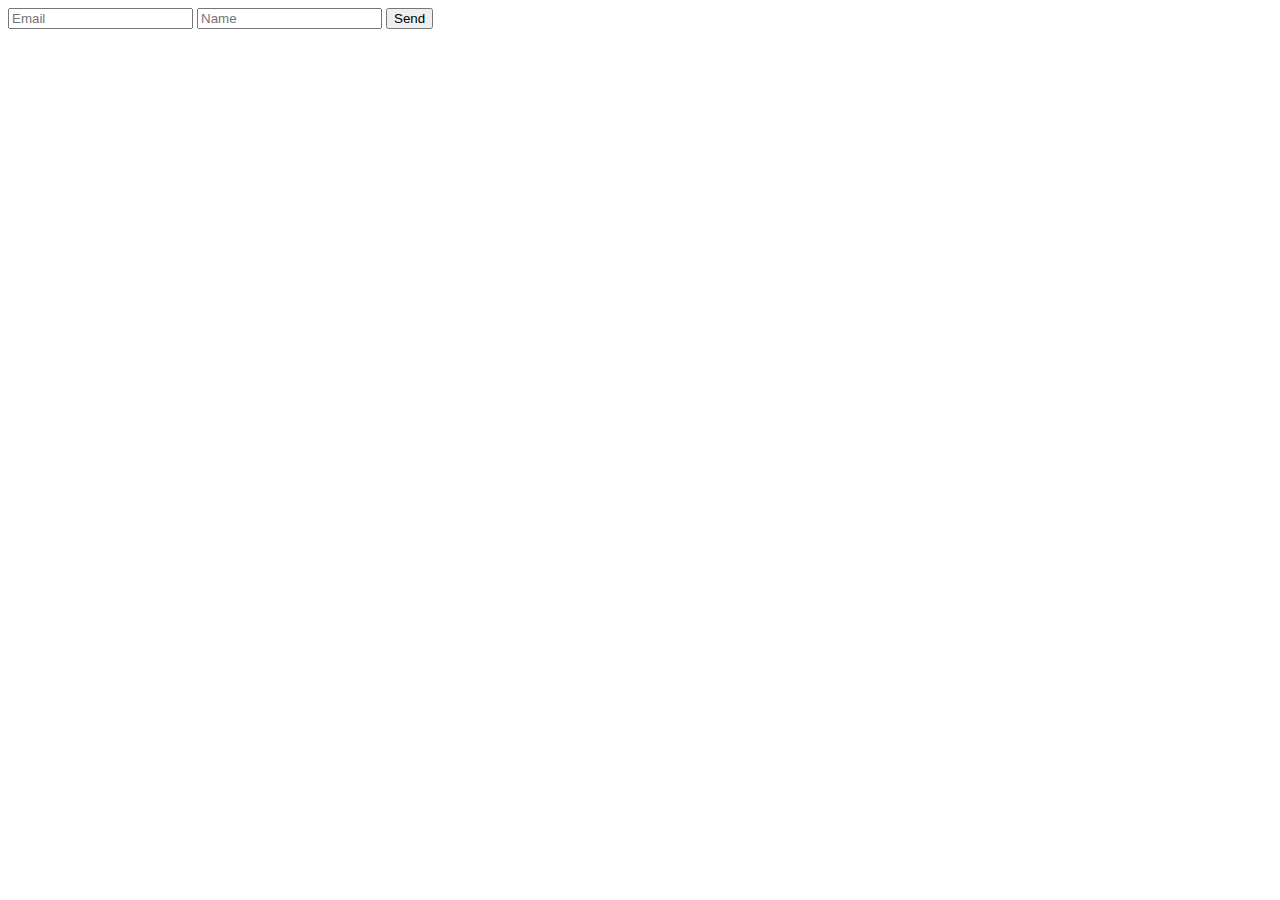
<file: test2.html>
<!DOCTYPE html>
<html lang="en">
<head>
    <meta charset="UTF-8">
    <meta name="viewport" content="width=device-width, initial-scale=1.0">
    <title>Document</title>
</head>
<body>
    <div>
        <form 
  method="POST" 
  action="https://script.google.com/macros/s/AKfycbztEPHE02RdtfxawsOL4JOJ88SN0NtQCy9WMxjPrR3IXiLKsR2KABhKGJw3Ad3pJLNq/exec"
>
  <input name="Email" type="email" placeholder="Email" required>
  <input name="Name" type="text" placeholder="Name" required>
  <button type="submit">Send</button>
</form>
    </div>
</body>
</html>
</file>
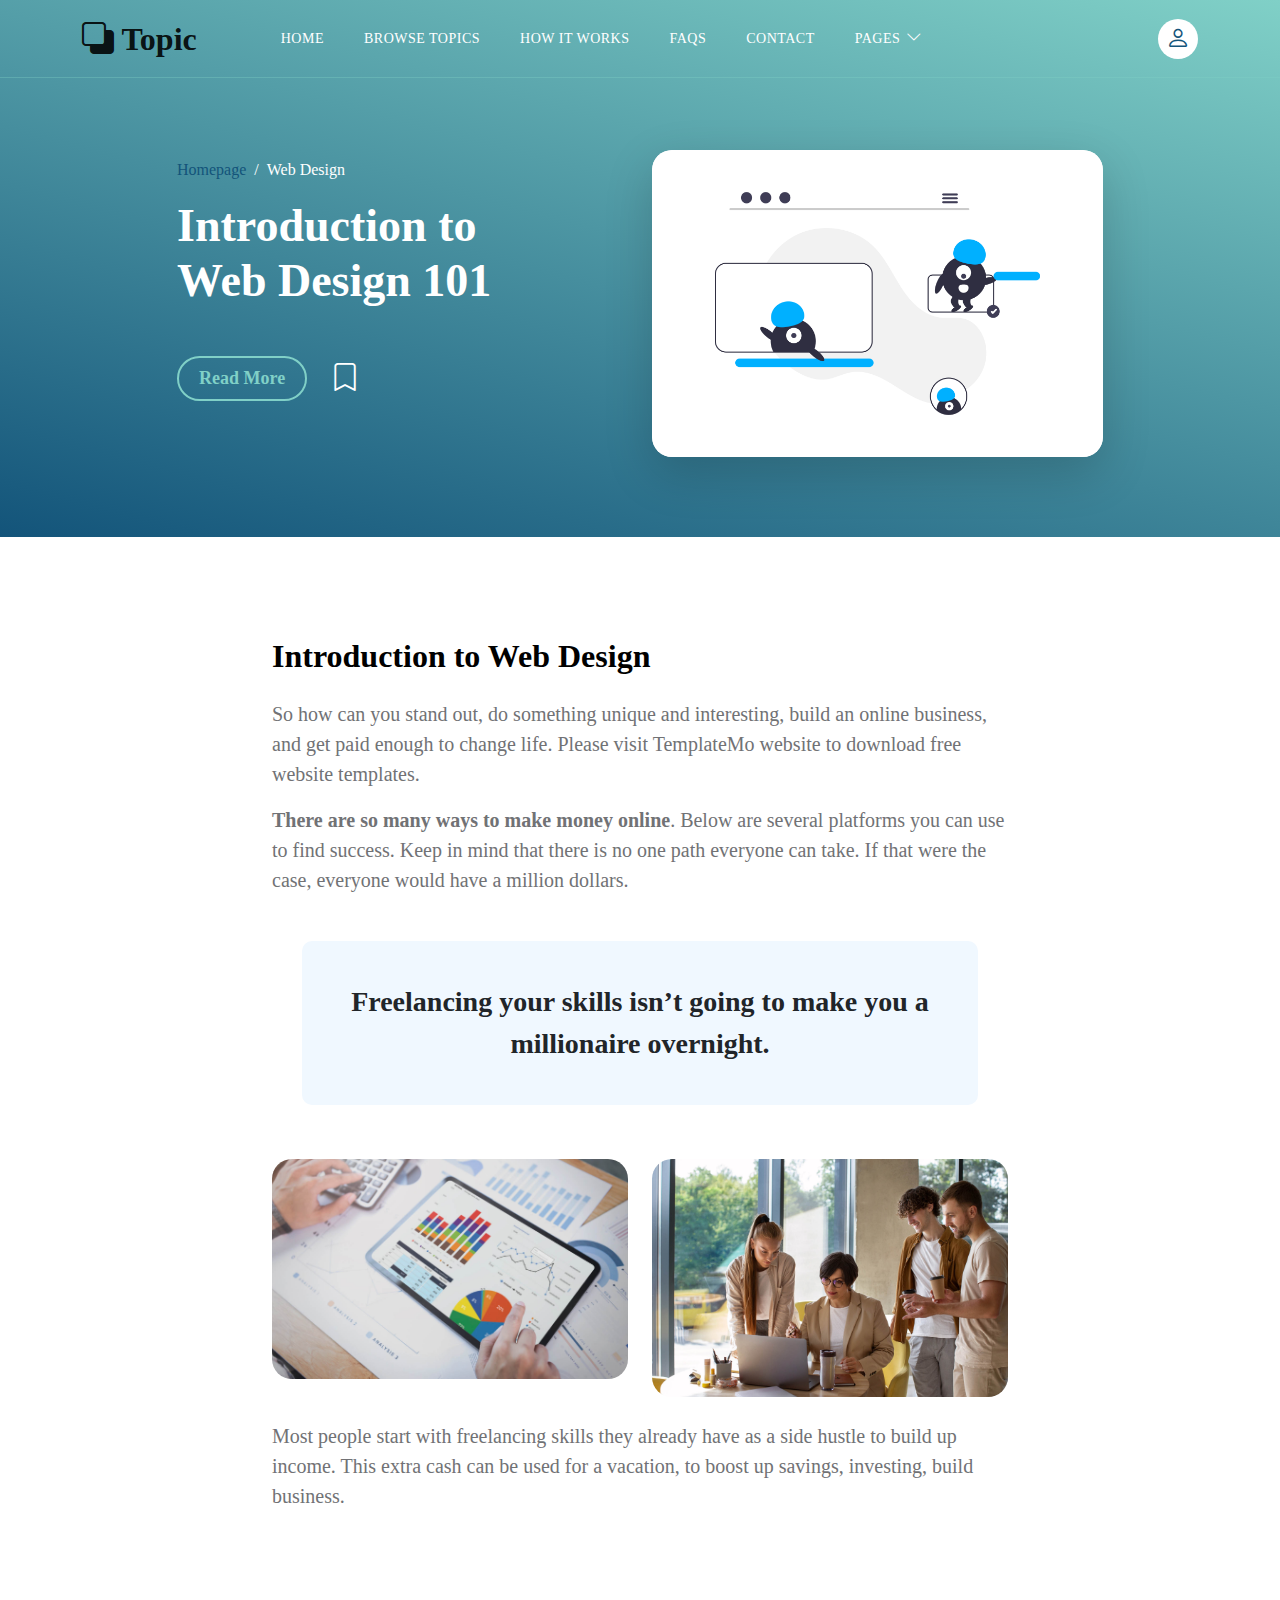
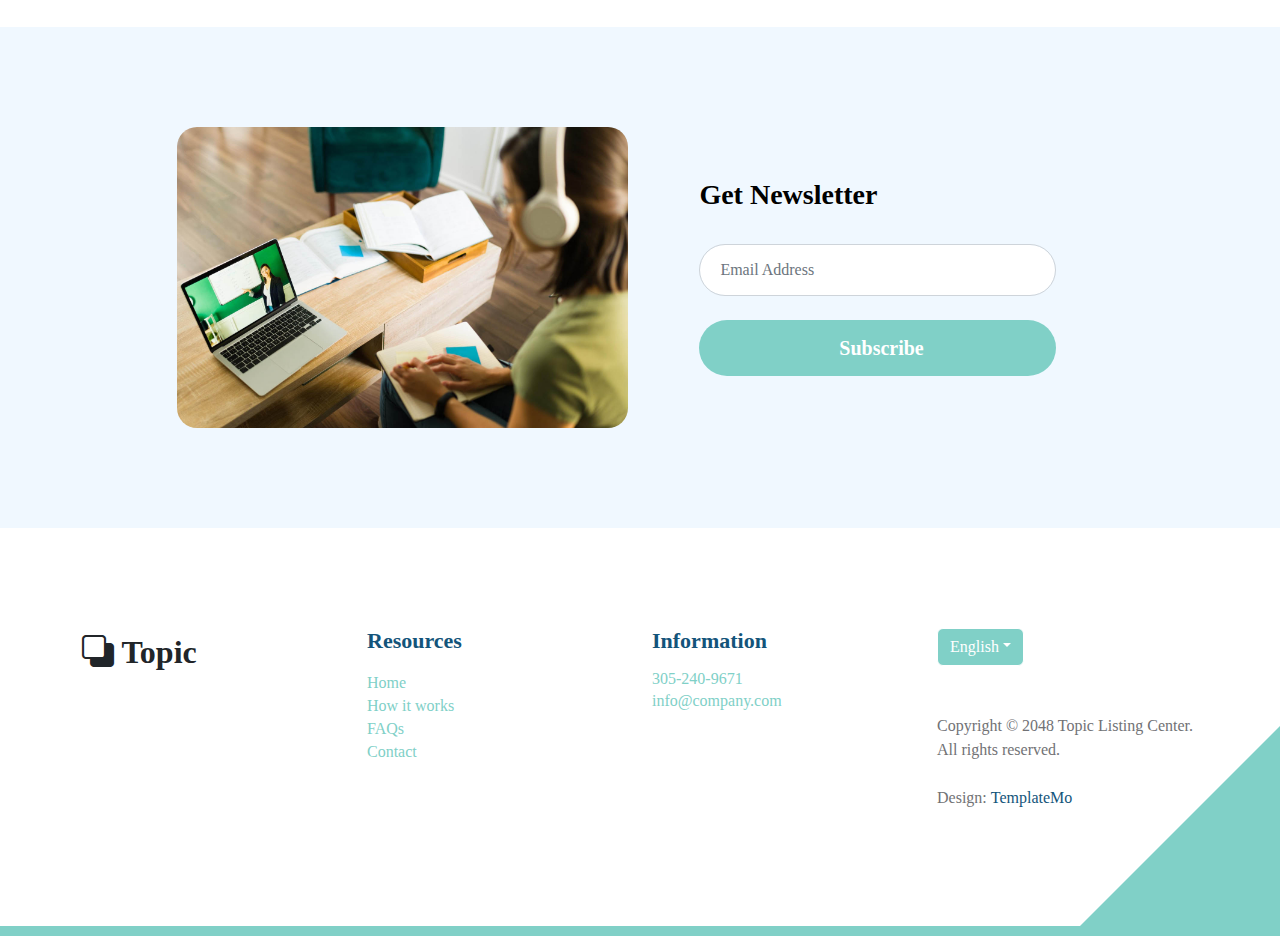
<file: topics-detail.html>
<!doctype html>
<html lang="en">
    <head>
        <meta charset="utf-8">
        <meta name="viewport" content="width=device-width, initial-scale=1">

        <meta name="description" content="">
        <meta name="author" content="">

        <title>Topic Detail Page</title>

        <!-- CSS FILES -->        
        <link rel="preconnect" href="https://fonts.googleapis.com">
        
        <link rel="preconnect" href="https://fonts.gstatic.com" crossorigin>

        <link href="https://fonts.googleapis.com/css2?family=Montserrat:wght@500;600;700&family=Open+Sans&display=swap" rel="stylesheet">
                        
        <link href="css/bootstrap.min.css" rel="stylesheet">

        <link href="css/bootstrap-icons.css" rel="stylesheet">

        <link href="css/templatemo-topic-listing.css" rel="stylesheet">
<!--

TemplateMo 590 topic listing

https://templatemo.com/tm-590-topic-listing

-->
    </head>
    
    <body id="top">

        <main>

            <nav class="navbar navbar-expand-lg">
                <div class="container">
                    <a class="navbar-brand" href="index.html">
                        <i class="bi-back"></i>
                        <span>Topic</span>
                    </a>

                    <div class="d-lg-none ms-auto me-4">
                        <a href="#top" class="navbar-icon bi-person smoothscroll"></a>
                    </div>
    
                    <button class="navbar-toggler" type="button" data-bs-toggle="collapse" data-bs-target="#navbarNav" aria-controls="navbarNav" aria-expanded="false" aria-label="Toggle navigation">
                        <span class="navbar-toggler-icon"></span>
                    </button>
    
                    <div class="collapse navbar-collapse" id="navbarNav">
                        <ul class="navbar-nav ms-lg-5 me-lg-auto">
                            <li class="nav-item">
                                <a class="nav-link click-scroll" href="index.html#section_1">Home</a>
                            </li>

                            <li class="nav-item">
                                <a class="nav-link click-scroll" href="index.html#section_2">Browse Topics</a>
                            </li>
    
                            <li class="nav-item">
                                <a class="nav-link click-scroll" href="index.html#section_3">How it works</a>
                            </li>

                            <li class="nav-item">
                                <a class="nav-link click-scroll" href="index.html#section_4">FAQs</a>
                            </li>
    
                            <li class="nav-item">
                                <a class="nav-link click-scroll" href="index.html#section_5">Contact</a>
                            </li>

                            <li class="nav-item dropdown">
                                <a class="nav-link dropdown-toggle" href="#section_5" id="navbarLightDropdownMenuLink" role="button" data-bs-toggle="dropdown" aria-expanded="false">Pages</a>

                                <ul class="dropdown-menu dropdown-menu-light" aria-labelledby="navbarLightDropdownMenuLink">
                                    <li><a class="dropdown-item" href="topics-listing.html">Topics Listing</a></li>

                                    <li><a class="dropdown-item" href="contact.html">Contact Form</a></li>
                                </ul>
                            </li>
                        </ul>

                        <div class="d-none d-lg-block">
                            <a href="#top" class="navbar-icon bi-person smoothscroll"></a>
                        </div>
                    </div>
                </div>
            </nav>
            

            <header class="site-header d-flex flex-column justify-content-center align-items-center">
                <div class="container">
                    <div class="row justify-content-center align-items-center">

                        <div class="col-lg-5 col-12 mb-5">
                            <nav aria-label="breadcrumb">
                                <ol class="breadcrumb">
                                    <li class="breadcrumb-item"><a href="index.html">Homepage</a></li>

                                    <li class="breadcrumb-item active" aria-current="page">Web Design</li>
                                </ol>
                            </nav>

                            <h2 class="text-white">Introduction to <br> Web Design 101</h2>

                            <div class="d-flex align-items-center mt-5">
                                <a href="#topics-detail" class="btn custom-btn custom-border-btn smoothscroll me-4">Read More</a>

                                <a href="#top" class="custom-icon bi-bookmark smoothscroll"></a>
                            </div>
                        </div>

                        <div class="col-lg-5 col-12">
                            <div class="topics-detail-block bg-white shadow-lg">
                                <img src="images/topics/undraw_Remote_design_team_re_urdx.png" class="topics-detail-block-image img-fluid">
                            </div>
                        </div>

                    </div>
                </div>
            </header>


            <section class="topics-detail-section section-padding" id="topics-detail">
                <div class="container">
                    <div class="row">

                        <div class="col-lg-8 col-12 m-auto">
                            <h3 class="mb-4">Introduction to Web Design</h3>

                            <p>So how can you stand out, do something unique and interesting, build an online business, and get paid enough to change life. Please visit TemplateMo website to download free website templates.</p>

                            <p><strong>There are so many ways to make money online</strong>. Below are several platforms you can use to find success. Keep in mind that there is no one path everyone can take. If that were the case, everyone would have a million dollars.</p>

                            <blockquote>
                                Freelancing your skills isn’t going to make you a millionaire overnight.
                            </blockquote>

                            <div class="row my-4">
                                <div class="col-lg-6 col-md-6 col-12">
                                    <img src="images/businesswoman-using-tablet-analysis.jpg" class="topics-detail-block-image img-fluid">
                                </div>

                                <div class="col-lg-6 col-md-6 col-12 mt-4 mt-lg-0 mt-md-0">
                                    <img src="images/colleagues-working-cozy-office-medium-shot.jpg" class="topics-detail-block-image img-fluid">
                                </div>
                            </div>

                            <p>Most people start with freelancing skills they already have as a side hustle to build up income. This extra cash can be used for a vacation, to boost up savings, investing, build business.</p>
                        </div>

                    </div>
                </div>
            </section>


            <section class="section-padding section-bg">
                <div class="container">
                    <div class="row justify-content-center">

                        <div class="col-lg-5 col-12">
                            <img src="images/rear-view-young-college-student.jpg" class="newsletter-image img-fluid" alt="">
                        </div>

                        <div class="col-lg-5 col-12 subscribe-form-wrap d-flex justify-content-center align-items-center">
                            <form class="custom-form subscribe-form" action="#" method="post" role="form">
                                <h4 class="mb-4 pb-2">Get Newsletter</h4>

                                <input type="email" name="subscribe-email" id="subscribe-email" pattern="[^ @]*@[^ @]*" class="form-control" placeholder="Email Address" required="">

                                <div class="col-lg-12 col-12">
                                    <button type="submit" class="form-control">Subscribe</button>
                                </div>
                            </form>
                        </div>

                    </div>
                </div>
            </section>
        </main>
		
        <footer class="site-footer section-padding">
            <div class="container">
                <div class="row">

                    <div class="col-lg-3 col-12 mb-4 pb-2">
                        <a class="navbar-brand mb-2" href="index.html">
                            <i class="bi-back"></i>
                            <span>Topic</span>
                        </a>
                    </div>

                    <div class="col-lg-3 col-md-4 col-6">
                        <h6 class="site-footer-title mb-3">Resources</h6>

                        <ul class="site-footer-links">
                            <li class="site-footer-link-item">
                                <a href="#" class="site-footer-link">Home</a>
                            </li>

                            <li class="site-footer-link-item">
                                <a href="#" class="site-footer-link">How it works</a>
                            </li>

                            <li class="site-footer-link-item">
                                <a href="#" class="site-footer-link">FAQs</a>
                            </li>

                            <li class="site-footer-link-item">
                                <a href="#" class="site-footer-link">Contact</a>
                            </li>
                        </ul>
                    </div>

                    <div class="col-lg-3 col-md-4 col-6 mb-4 mb-lg-0">
                        <h6 class="site-footer-title mb-3">Information</h6>

                        <p class="text-white d-flex mb-1">
                            <a href="tel: 305-240-9671" class="site-footer-link">
                                305-240-9671
                            </a>
                        </p>

                        <p class="text-white d-flex">
                            <a href="mailto:info@company.com" class="site-footer-link">
                                info@company.com
                            </a>
                        </p>
                    </div>

                    <div class="col-lg-3 col-md-4 col-12 mt-4 mt-lg-0 ms-auto">
                        <div class="dropdown">
                            <button class="btn btn-secondary dropdown-toggle" type="button" data-bs-toggle="dropdown" aria-expanded="false">
                            English</button>

                            <ul class="dropdown-menu">
                                <li><button class="dropdown-item" type="button">Thai</button></li>

                                <li><button class="dropdown-item" type="button">Myanmar</button></li>

                                <li><button class="dropdown-item" type="button">Arabic</button></li>
                            </ul>
                        </div>

                        <p class="copyright-text mt-lg-5 mt-4">Copyright © 2048 Topic Listing Center. All rights reserved.
                        <br><br>Design: <a rel="nofollow" href="https://templatemo.com" target="_blank">TemplateMo</a></p>
                        
                    </div>

                </div>
            </div>
        </footer>

        <!-- JAVASCRIPT FILES -->
        <script src="js/jquery.min.js"></script>
        <script src="js/bootstrap.bundle.min.js"></script>
        <script src="js/jquery.sticky.js"></script>
        <script src="js/custom.js"></script>

    </body>
</html>
</file>
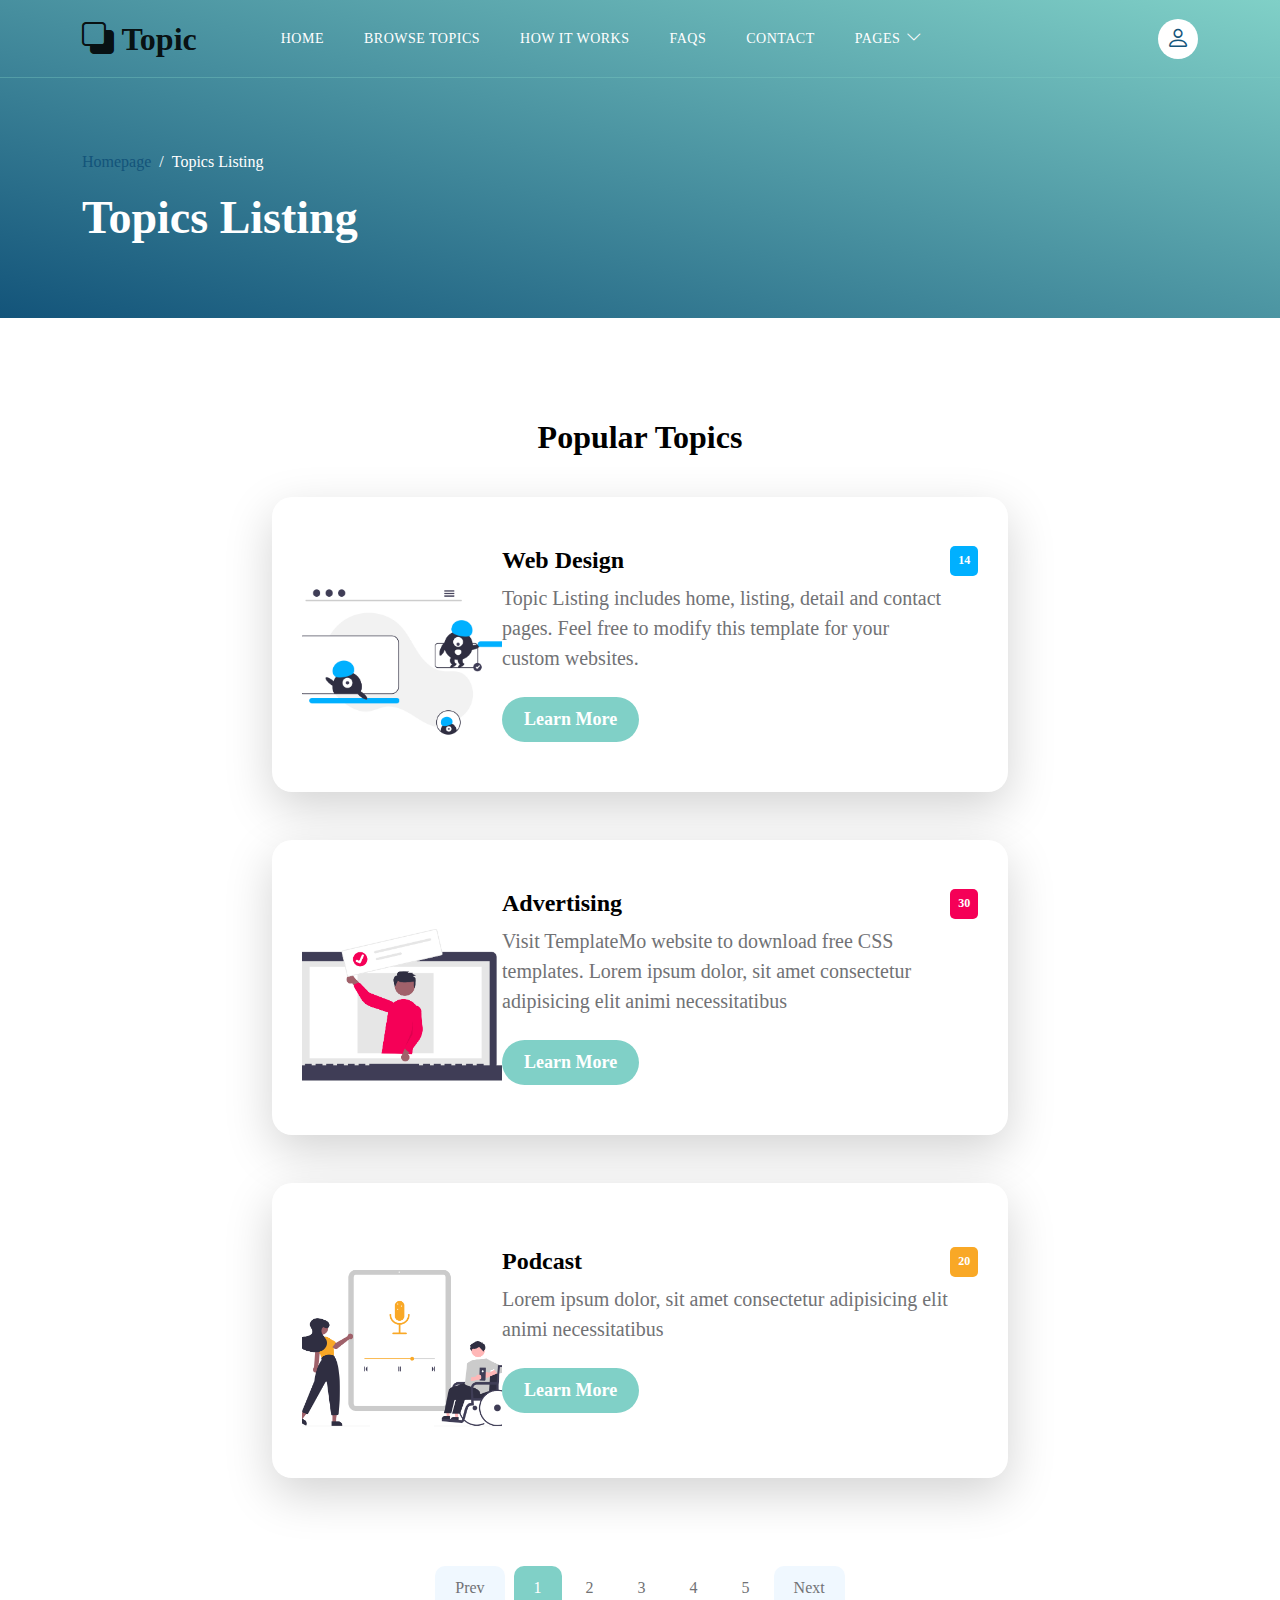
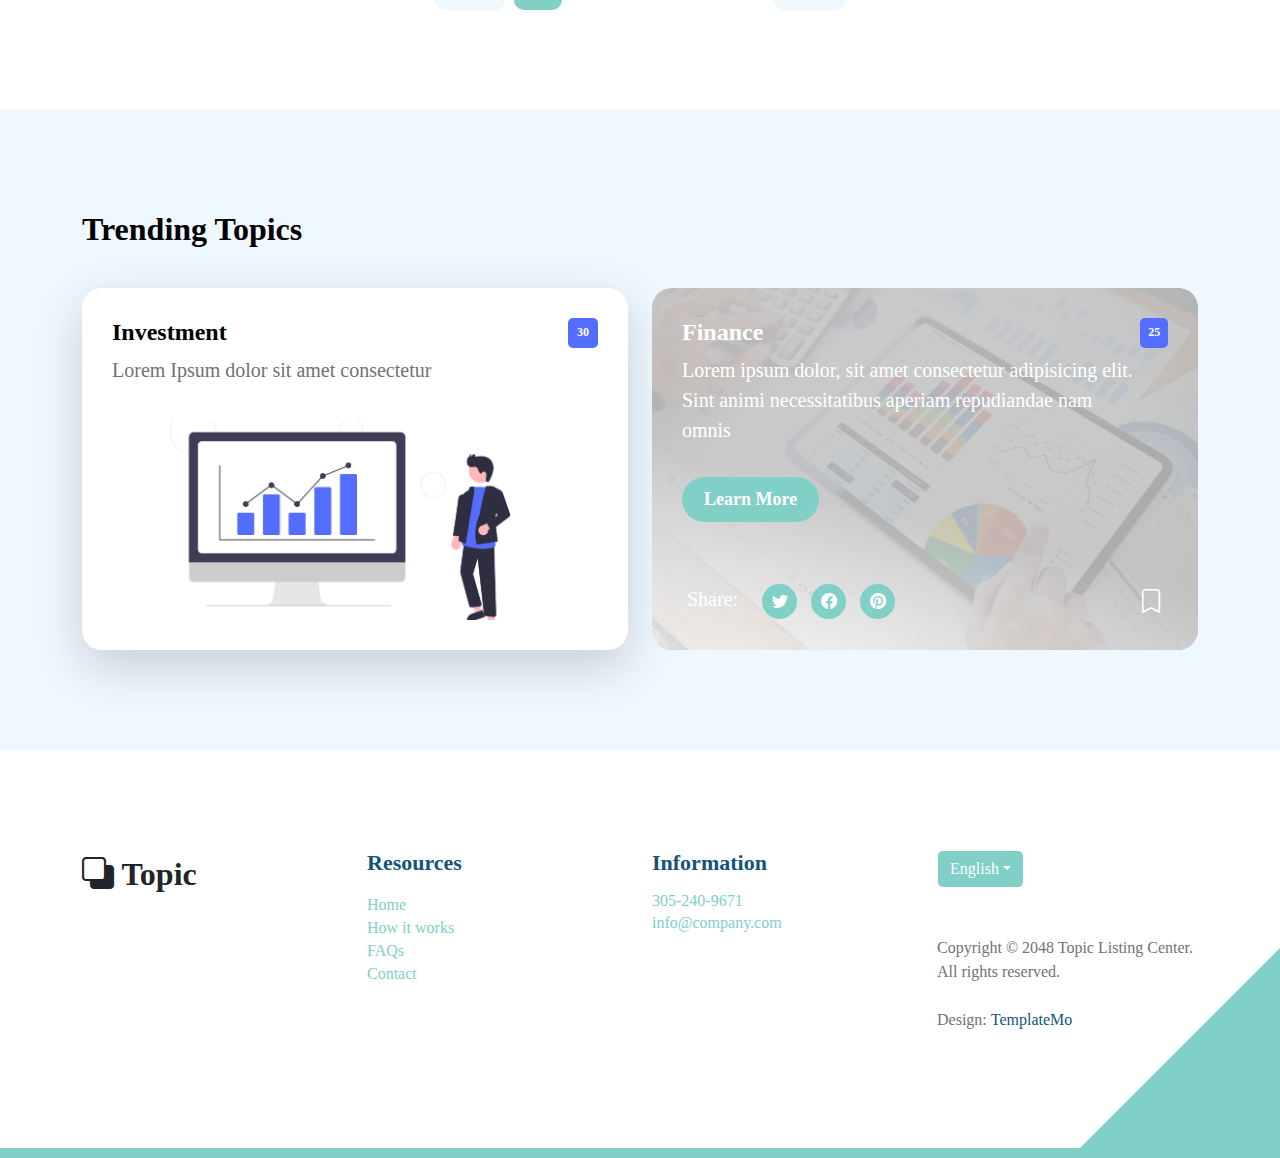
<file: topics-listing.html>
<!doctype html>
<html lang="en">
    <head>
        <meta charset="utf-8">
        <meta name="viewport" content="width=device-width, initial-scale=1">

        <meta name="description" content="">
        <meta name="author" content="">

        <title>Topic Listing Page</title>

        <!-- CSS FILES -->        
        <link rel="preconnect" href="https://fonts.googleapis.com">
        
        <link rel="preconnect" href="https://fonts.gstatic.com" crossorigin>

        <link href="https://fonts.googleapis.com/css2?family=Montserrat:wght@500;600;700&family=Open+Sans&display=swap" rel="stylesheet">
                        
        <link href="css/bootstrap.min.css" rel="stylesheet">

        <link href="css/bootstrap-icons.css" rel="stylesheet">

        <link href="css/templatemo-topic-listing.css" rel="stylesheet">
<!--

TemplateMo 590 topic listing

https://templatemo.com/tm-590-topic-listing

-->
    </head>
    
    <body class="topics-listing-page" id="top">

        <main>

            <nav class="navbar navbar-expand-lg">
                <div class="container">
                    <a class="navbar-brand" href="index.html">
                        <i class="bi-back"></i>
                        <span>Topic</span>
                    </a>

                    <div class="d-lg-none ms-auto me-4">
                        <a href="#top" class="navbar-icon bi-person smoothscroll"></a>
                    </div>
    
                    <button class="navbar-toggler" type="button" data-bs-toggle="collapse" data-bs-target="#navbarNav" aria-controls="navbarNav" aria-expanded="false" aria-label="Toggle navigation">
                        <span class="navbar-toggler-icon"></span>
                    </button>
    
                    <div class="collapse navbar-collapse" id="navbarNav">
                        <ul class="navbar-nav ms-lg-5 me-lg-auto">
                            <li class="nav-item">
                                <a class="nav-link click-scroll" href="index.html#section_1">Home</a>
                            </li>

                            <li class="nav-item">
                                <a class="nav-link click-scroll" href="index.html#section_2">Browse Topics</a>
                            </li>
    
                            <li class="nav-item">
                                <a class="nav-link click-scroll" href="index.html#section_3">How it works</a>
                            </li>

                            <li class="nav-item">
                                <a class="nav-link click-scroll" href="index.html#section_4">FAQs</a>
                            </li>
    
                            <li class="nav-item">
                                <a class="nav-link click-scroll" href="index.html#section_5">Contact</a>
                            </li>

                            <li class="nav-item dropdown">
                                <a class="nav-link dropdown-toggle" href="#section_5" id="navbarLightDropdownMenuLink" role="button" data-bs-toggle="dropdown" aria-expanded="false">Pages</a>

                                <ul class="dropdown-menu dropdown-menu-light" aria-labelledby="navbarLightDropdownMenuLink">
                                    <li><a class="dropdown-item active" href="topics-listing.html">Topics Listing</a></li>

                                    <li><a class="dropdown-item" href="contact.html">Contact Form</a></li>
                                </ul>
                            </li>
                        </ul>

                        <div class="d-none d-lg-block">
                            <a href="#top" class="navbar-icon bi-person smoothscroll"></a>
                        </div>
                    </div>
                </div>
            </nav>


            <header class="site-header d-flex flex-column justify-content-center align-items-center">
                <div class="container">
                    <div class="row align-items-center">

                        <div class="col-lg-5 col-12">
                            <nav aria-label="breadcrumb">
                                <ol class="breadcrumb">
                                    <li class="breadcrumb-item"><a href="index.html">Homepage</a></li>

                                    <li class="breadcrumb-item active" aria-current="page">Topics Listing</li>
                                </ol>
                            </nav>

                            <h2 class="text-white">Topics Listing</h2>
                        </div>

                    </div>
                </div>
            </header>


            <section class="section-padding">
                <div class="container">
                    <div class="row">

                        <div class="col-lg-12 col-12 text-center">
                            <h3 class="mb-4">Popular Topics</h3>
                        </div>

                        <div class="col-lg-8 col-12 mt-3 mx-auto">
                            <div class="custom-block custom-block-topics-listing bg-white shadow-lg mb-5">
                                <div class="d-flex">
                                    <img src="images/topics/undraw_Remote_design_team_re_urdx.png" class="custom-block-image img-fluid" alt="">

                                    <div class="custom-block-topics-listing-info d-flex">
                                        <div>
                                            <h5 class="mb-2">Web Design</h5>

                                            <p class="mb-0">Topic Listing includes home, listing, detail and contact pages. Feel free to modify this template for your custom websites.</p>

                                            <a href="topics-detail.html" class="btn custom-btn mt-3 mt-lg-4">Learn More</a>
                                        </div>

                                        <span class="badge bg-design rounded-pill ms-auto">14</span>
                                    </div>
                                </div>
                            </div>

                            <div class="custom-block custom-block-topics-listing bg-white shadow-lg mb-5">
                                <div class="d-flex">
                                    <img src="images/topics/undraw_online_ad_re_ol62.png" class="custom-block-image img-fluid" alt="">

                                    <div class="custom-block-topics-listing-info d-flex">
                                        <div>
                                            <h5 class="mb-2">Advertising</h5>

                                            <p class="mb-0">Visit TemplateMo website to download free CSS templates. Lorem ipsum dolor, sit amet consectetur adipisicing elit animi necessitatibus</p>

                                            <a href="topics-detail.html" class="btn custom-btn mt-3 mt-lg-4">Learn More</a>
                                        </div>

                                        <span class="badge bg-advertising rounded-pill ms-auto">30</span>
                                    </div>
                                </div>
                            </div>

                            <div class="custom-block custom-block-topics-listing bg-white shadow-lg mb-5">
                                <div class="d-flex">
                                    <img src="images/topics/undraw_Podcast_audience_re_4i5q.png" class="custom-block-image img-fluid" alt="">

                                    <div class="custom-block-topics-listing-info d-flex">
                                        <div>
                                            <h5 class="mb-2">Podcast</h5>

                                            <p class="mb-0">Lorem ipsum dolor, sit amet consectetur adipisicing elit animi necessitatibus</p>

                                            <a href="topics-detail.html" class="btn custom-btn mt-3 mt-lg-4">Learn More</a>
                                        </div>

                                        <span class="badge bg-music rounded-pill ms-auto">20</span>
                                    </div>
                                </div>
                            </div>
                        </div>

                        <div class="col-lg-12 col-12">
                            <nav aria-label="Page navigation example">
                                <ul class="pagination justify-content-center mb-0">
                                    <li class="page-item">
                                        <a class="page-link" href="#" aria-label="Previous">
                                            <span aria-hidden="true">Prev</span>
                                        </a>
                                    </li>

                                    <li class="page-item active" aria-current="page">
                                        <a class="page-link" href="#">1</a>
                                    </li>
                                    
                                    <li class="page-item">
                                        <a class="page-link" href="#">2</a>
                                    </li>
                                    
                                    <li class="page-item">
                                        <a class="page-link" href="#">3</a>
                                    </li>

                                    <li class="page-item">
                                        <a class="page-link" href="#">4</a>
                                    </li>

                                    <li class="page-item">
                                        <a class="page-link" href="#">5</a>
                                    </li>
                                    
                                    <li class="page-item">
                                        <a class="page-link" href="#" aria-label="Next">
                                            <span aria-hidden="true">Next</span>
                                        </a>
                                    </li>
                                </ul>
                            </nav>
                        </div>

                    </div>
                </div>
            </section>


            <section class="section-padding section-bg">
                <div class="container">
                    <div class="row">

                        <div class="col-lg-12 col-12">
                            <h3 class="mb-4">Trending Topics</h3>
                        </div>

                        <div class="col-lg-6 col-md-6 col-12 mt-3 mb-4 mb-lg-0">
                            <div class="custom-block bg-white shadow-lg">
                                <a href="topics-detail.html">
                                    <div class="d-flex">
                                        <div>
                                            <h5 class="mb-2">Investment</h5>

                                            <p class="mb-0">Lorem Ipsum dolor sit amet consectetur</p>
                                        </div>

                                        <span class="badge bg-finance rounded-pill ms-auto">30</span>
                                    </div>

                                    <img src="images/topics/undraw_Finance_re_gnv2.png" class="custom-block-image img-fluid" alt="">
                                </a>
                            </div>
                        </div>

                        <div class="col-lg-6 col-md-6 col-12 mt-lg-3">
                            <div class="custom-block custom-block-overlay">
                                <div class="d-flex flex-column h-100">
                                    <img src="images/businesswoman-using-tablet-analysis.jpg" class="custom-block-image img-fluid" alt="">

                                    <div class="custom-block-overlay-text d-flex">
                                        <div>
                                            <h5 class="text-white mb-2">Finance</h5>

                                            <p class="text-white">Lorem ipsum dolor, sit amet consectetur adipisicing elit. Sint animi necessitatibus aperiam repudiandae nam omnis</p>

                                            <a href="topics-detail.html" class="btn custom-btn mt-2 mt-lg-3">Learn More</a>
                                        </div>

                                        <span class="badge bg-finance rounded-pill ms-auto">25</span>
                                    </div>

                                    <div class="social-share d-flex">
                                        <p class="text-white me-4">Share:</p>

                                        <ul class="social-icon">
                                            <li class="social-icon-item">
                                                <a href="#" class="social-icon-link bi-twitter"></a>
                                            </li>

                                            <li class="social-icon-item">
                                                <a href="#" class="social-icon-link bi-facebook"></a>
                                            </li>

                                            <li class="social-icon-item">
                                                <a href="#" class="social-icon-link bi-pinterest"></a>
                                            </li>
                                        </ul>

                                        <a href="#" class="custom-icon bi-bookmark ms-auto"></a>
                                    </div>

                                    <div class="section-overlay"></div>
                                </div>
                            </div>
                        </div>

                    </div>
                </div>
            </section>
        </main>

		<footer class="site-footer section-padding">
            <div class="container">
                <div class="row">

                    <div class="col-lg-3 col-12 mb-4 pb-2">
                        <a class="navbar-brand mb-2" href="index.html">
                            <i class="bi-back"></i>
                            <span>Topic</span>
                        </a>
                    </div>

                    <div class="col-lg-3 col-md-4 col-6">
                        <h6 class="site-footer-title mb-3">Resources</h6>

                        <ul class="site-footer-links">
                            <li class="site-footer-link-item">
                                <a href="#" class="site-footer-link">Home</a>
                            </li>

                            <li class="site-footer-link-item">
                                <a href="#" class="site-footer-link">How it works</a>
                            </li>

                            <li class="site-footer-link-item">
                                <a href="#" class="site-footer-link">FAQs</a>
                            </li>

                            <li class="site-footer-link-item">
                                <a href="#" class="site-footer-link">Contact</a>
                            </li>
                        </ul>
                    </div>

                    <div class="col-lg-3 col-md-4 col-6 mb-4 mb-lg-0">
                        <h6 class="site-footer-title mb-3">Information</h6>

                        <p class="text-white d-flex mb-1">
                            <a href="tel: 305-240-9671" class="site-footer-link">
                                305-240-9671
                            </a>
                        </p>

                        <p class="text-white d-flex">
                            <a href="mailto:info@company.com" class="site-footer-link">
                                info@company.com
                            </a>
                        </p>
                    </div>

                    <div class="col-lg-3 col-md-4 col-12 mt-4 mt-lg-0 ms-auto">
                        <div class="dropdown">
                            <button class="btn btn-secondary dropdown-toggle" type="button" data-bs-toggle="dropdown" aria-expanded="false">
                            English</button>

                            <ul class="dropdown-menu">
                                <li><button class="dropdown-item" type="button">Thai</button></li>

                                <li><button class="dropdown-item" type="button">Myanmar</button></li>

                                <li><button class="dropdown-item" type="button">Arabic</button></li>
                            </ul>
                        </div>

                        <p class="copyright-text mt-lg-5 mt-4">Copyright © 2048 Topic Listing Center. All rights reserved.
                        <br><br>Design: <a rel="nofollow" href="https://templatemo.com" target="_blank">TemplateMo</a></p>
                        
                    </div>

                </div>
            </div>
        </footer>

        <!-- JAVASCRIPT FILES -->
        <script src="js/jquery.min.js"></script>
        <script src="js/bootstrap.bundle.min.js"></script>
        <script src="js/jquery.sticky.js"></script>
        <script src="js/custom.js"></script>

    </body>
</html>
</file>
<file: countdown-flip-timer-main/styles.css>
*, *::after, *::before {
  box-sizing: border-box;
  font-family: Arial, Helvetica, sans-serif;
  font-size: 2.25rem;
}

body {
  background-color: #f2f1ed;
  color: #de4848;
}

.flip-card {
  position: relative;
  display: inline-flex;
  flex-direction: column;
  box-shadow: 0 2px 3px 0 rgba(0, 0, 0, .2);
  border-radius: .1em;
}

.top,
.bottom,
.flip-card .top-flip,
.flip-card .bottom-flip {
  height: .75em;
  line-height: 1;
  padding: .25em;
  overflow: hidden;
}

.top,
.flip-card .top-flip {
  background-color: #f7f7f7;
  border-top-right-radius: .1em;
  border-top-left-radius: .1em;
  border-bottom: 1px solid rgba(0, 0, 0, 0.1);
}

.bottom,
.flip-card .bottom-flip {
  background-color: white;
  display: flex;
  align-items: flex-end;
  border-bottom-right-radius: .1em;
  border-bottom-left-radius: .1em;
}

.flip-card .top-flip {
  position: absolute;
  width: 100%;
  animation: flip-top 250ms ease-in;
  transform-origin: bottom;
}

@keyframes flip-top {
  100% {
    transform: rotateX(90deg);
  }
}

.flip-card .bottom-flip {
  position: absolute;
  bottom: 0;
  width: 100%;
  animation: flip-bottom 250ms ease-out 250ms;
  transform-origin: top;
  transform: rotateX(90deg);
}

@keyframes flip-bottom {
  100% {
    transform: rotateX(0deg);
  }
}

.container {
  display: flex;
  gap: .5em;
  justify-content: center;
}

.container-segment {
  display: flex;
  flex-direction: column;
  gap: .1em;
  align-items: center;
}

.segment {
  display: flex;
  gap: .1em;
}

.segment-title {
  font-size: 1rem;
}
</file>
<file: templatemo_578_first_portfolio/css/templatemo-first-portfolio-style.css>
/*

TemplateMo 578 First Portfolio

https://templatemo.com/tm-578-first-portfolio

*/


/*---------------------------------------
  CUSTOM PROPERTIES ( VARIABLES )             
-----------------------------------------*/
:root {
  --white-color:                  #ffffff;
  --primary-color:                #535da1;
  --secondary-color:              #14B789;
  --section-bg-color:             #f9f9f9;
  --dark-color:                   #000000;
  --p-color:                      #717275;
  --border-color:                 #e9eaeb;
  --featured-border-color:        #727aab;

  --body-font-family:             'DM Sans', sans-serif;

  --h1-font-size:                 62px;
  --h2-font-size:                 48px;
  --h3-font-size:                 36px;
  --h4-font-size:                 32px;
  --h5-font-size:                 24px;
  --h6-font-size:                 22px;
  --p-font-size:                  18px;
  --menu-font-size:               12px;
  --copyright-font-size:          14px;

  --border-radius-large:          100px;
  --border-radius-medium:         20px;
  --border-radius-small:          10px;

  --font-weight-normal:           400;
  --font-weight-medium:           500;
  --font-weight-bold:             700;
}

body {
    background: var(--white-color);
    font-family: var(--body-font-family); 
}


/*---------------------------------------
  TYPOGRAPHY               
-----------------------------------------*/

h2,
h3,
h4,
h5,
h6 {
  color: var(--dark-color);
}

h1,
h2,
h3,
h4,
h5,
h6 {
  font-weight: var(--font-weight-bold);
  letter-spacing: -1px;
}

h1 {
  font-size: var(--h1-font-size);
  letter-spacing: -3px;
}

h2 {
  font-size: var(--h2-font-size);
  color: var(--secondary-color);
  letter-spacing: -3px;
}

h3 {
  font-size: var(--h3-font-size);
}

h4 {
  font-size: var(--h4-font-size);
}

h5 {
  font-size: var(--h5-font-size);
  line-height: normal;
}

h6 {
  font-size: var(--h6-font-size);
}

p {
  color: var(--p-color);
  font-size: var(--p-font-size);
  font-weight: var(--font-weight-normal);
}

ul li {
  color: var(--p-color);
  font-size: var(--p-font-size);
  font-weight: var(--font-weight-normal);
}

a, 
button {
  touch-action: manipulation;
  transition: all 0.3s;
}

a {
  color: var(--p-color);
  text-decoration: none;
}

a:hover {
  color: var(--secondary-color);
}

::selection {
  background: var(--secondary-color);
  color: var(--white-color);
}

::-moz-selection {
  background: var(--secondary-color);
  color: var(--white-color);
}

.section-padding {
  padding-top: 120px;
  padding-bottom: 120px;
}

b,
strong {
  font-weight: var(--font-weight-bold);
}

.section-title-wrap {
  background: var(--secondary-color);
  border-radius: var(--border-radius-small);
  padding: 10px 30px;
}


/*---------------------------------------
  AVATAR IMAGE               
-----------------------------------------*/
.avatar-image {
  border-radius: var(--border-radius-large);
  width: 160px;
  height: 160px;
  object-fit: cover;
}

.avatar-image-large {
  width: 90.4px;
  height: 90.4px;
}


/*---------------------------------------
  PRE LOADER               
-----------------------------------------*/
.preloader {
  position: fixed;
  top: 0;
  left: 0;
  width: 100%;
  height: 100%;
  z-index: 99999;
  display: flex;
  flex-flow: row nowrap;
  justify-content: center;
  align-items: center;
  background: none repeat scroll 0 0 var(--white-color);
}

.spinner {
  border: 1px solid transparent;
  border-radius: var(--border-radius-small);
  position: relative;
}

.spinner:before {
  content: '';
  box-sizing: border-box;
  position: absolute;
  top: 50%;
  left: 50%;
  width: 45px;
  height: 45px;
  margin-top: -10px;
  margin-left: -10px;
  border-radius: 50%;
  border: 1px solid var(--border-color);
  border-top-color: var(--white-color);
  animation: spinner .9s linear infinite;
}

@-webkit-@keyframes spinner {
  to {transform: rotate(360deg);
  }
}

@keyframes spinner {
  to {transform: rotate(360deg);}
}


/*---------------------------------------
  CUSTOM ICON               
-----------------------------------------*/
.navbar-icon {
  background: var(--white-color);
  border-radius: var(--border-radius-large);
  color: var(--dark-color);
  width: 47px;
  height: 47px;
  line-height: 47px;
  text-align: center;
}

.is-sticky .navbar-icon {
  background: var(--secondary-color);
  color: var(--white-color);
}

.form-check-icon {
  color: var(--secondary-color);
}


/*---------------------------------------
  CUSTOM BUTTON               
-----------------------------------------*/
.custom-btn,
.navbar .custom-btn {
  font-size: var(--p-font-size);
  font-weight: var(--font-weight-bold);
}

.navbar .custom-btn {
  background: transparent;
  border-width: 2px;
  border-style: solid;
  border-color: var(--white-color);
  color: var(--white-color);
  padding: 8px 22px;
}

.navbar .custom-btn:hover {
  background: var(--white-color);
  border-color: transparent;
  color: var(--secondary-color);
}

.custom-btn {
  background: var(--secondary-color);
  border-radius: var(--border-radius-large);
  color: var(--white-color);
  font-weight: var(--font-weight-bold);
  padding: 12px 24px;
}

.custom-btn:hover {
  background: var(--primary-color);
  box-shadow: 0 1rem 3rem rgba(0,0,0,.175);
  color: var(--white-color);
}

.custom-border-btn {
  background: transparent;
  border: 2px solid var(--border-color);
  color: var(--p-color);
}

.custom-border-btn:hover {
  background: var(--secondary-color);
  border-color: var(--secondary-color);
  color: var(--white-color);
}

.custom-link {
	background-color: var(--primary-color);
}

.custom-link:hover {
	background-color: var(--secondary-color);
}


/*---------------------------------------
  NAVIGATION              
-----------------------------------------*/
.sticky-wrapper {
  position: relative;
  z-index: 222;
  height: auto !important;
}

.is-sticky,
.is-sticky .navbar .container {
  background: var(--white-color);
  box-shadow: 0 1rem 3rem rgb(0 0 0 / 18%);
}

.is-sticky .navbar-brand,
.is-sticky .navbar-brand:hover {
  color: var(--dark-color);
}

.is-sticky .navbar-nav .nav-link {
  color: var(--p-color);
}

.is-sticky .navbar .custom-btn {
  border-color: var(--secondary-color);
  color: var(--secondary-color);
}

.is-sticky .navbar .custom-btn:hover {
  background: var(--secondary-color);
  color: var(--white-color);
}

.navbar {
  background: transparent;
  position: absolute;
  z-index: 9;
  right: 0;
  left: 0;
  transition: all 0.3s;
  padding-top: 15px;
  padding-bottom: 0;
}

.navbar .container {
  border-radius: var(--border-radius-small);
  padding: 10px 25px;
}

.navbar-brand {
  font-size: var(--h4-font-size);
  font-weight: var(--font-weight-bold);
}

.navbar-brand,
.navbar-brand:hover {
  color: var(--white-color);
}

.navbar-expand-lg .navbar-nav .nav-link {
  padding-right: 0;
  padding-left: 0;
  margin-right: 20px;
  margin-left: 20px;
}

.navbar-nav .nav-link {
  display: inline-block;
  color: var(--section-bg-color);
  font-size: var(--menu-font-size);
  font-weight: var(--font-weight-medium);
  text-transform: uppercase;
  position: relative;
  padding-top: 15px;
  padding-bottom: 15px;
}

.navbar-nav .nav-link::after {
  content: "";
  background: transparent;
  position: absolute;
  bottom: 6px;
  right: 0;
  left: 0;
  width: 100%;
  height: 2px;
}

.navbar-nav .nav-link.active::after, 
.navbar-nav .nav-link:hover::after {
  background: var(--secondary-color);
}

.navbar-nav .nav-link.active, 
.navbar-nav .nav-link:hover {
  color: var(--secondary-color);
}

.navbar-toggler {
  border: 0;
  padding: 0;
  cursor: pointer;
  margin: 0;
  width: 30px;
  height: 35px;
  outline: none;
}

.navbar-toggler:focus {
  outline: none;
  box-shadow: none;
}

.navbar-toggler[aria-expanded="true"] .navbar-toggler-icon {
  background: transparent;
}

.navbar-toggler[aria-expanded="true"] .navbar-toggler-icon:before,
.navbar-toggler[aria-expanded="true"] .navbar-toggler-icon:after {
  transition: top 300ms 50ms ease, -webkit-transform 300ms 350ms ease;
  transition: top 300ms 50ms ease, transform 300ms 350ms ease;
  transition: top 300ms 50ms ease, transform 300ms 350ms ease, -webkit-transform 300ms 350ms ease;
  top: 0;
}

.navbar-toggler[aria-expanded="true"] .navbar-toggler-icon:before {
  transform: rotate(45deg);
}

.navbar-toggler[aria-expanded="true"] .navbar-toggler-icon:after {
  transform: rotate(-45deg);
}

.navbar-toggler .navbar-toggler-icon {
  background: var(--white-color);
  transition: background 10ms 300ms ease;
  display: block;
  width: 30px;
  height: 2px;
  position: relative;
}

.navbar-toggler .navbar-toggler-icon:before,
.navbar-toggler .navbar-toggler-icon:after {
  transition: top 300ms 350ms ease, -webkit-transform 300ms 50ms ease;
  transition: top 300ms 350ms ease, transform 300ms 50ms ease;
  transition: top 300ms 350ms ease, transform 300ms 50ms ease, -webkit-transform 300ms 50ms ease;
  position: absolute;
  right: 0;
  left: 0;
  background: var(--white-color);
  width: 30px;
  height: 2px;
  content: '';
}

.navbar-toggler .navbar-toggler-icon::before {
  top: -8px;
}

.navbar-toggler .navbar-toggler-icon::after {
  top: 8px;
}


/*---------------------------------------
  HERO              
-----------------------------------------*/
.hero {
  background: var(--secondary-color);
  position: relative;
  overflow: hidden;
  padding-top: 330px;
  padding-bottom: 330px;
}

@media  screen and (min-width: 991px) {
  .hero {
    height: 60vh;
  }
}

.hero-title,
.hero h2 {
  background: var(--white-color);
  box-shadow: 0 1rem 3rem rgba(0,0,0,.175);
  border-radius: var(--border-radius-large);
  display: inline-block;
  padding: 8px 24px;
}

.hero-title {
	font-size: 44px;
}

.hero h2 {
	font-size: 38px;
}

.hero-text {
  position: relative;
  z-index: 22;
  top: 70px;
}

.hero-image-wrap {
  background: var(--white-color);
  border-radius: 100%;
  width: 350px;
  height: 350px;
  position: absolute;
  z-index: 22;
  top: -50px;
  right: 0;
  left: 0;
  margin: auto;
  pointer-events: none;
}

.hero-image {
  position: absolute;
  z-index: 22;
  top: 0;
  width: 100%;
  min-width: 550px;
}

.hero svg {
  position: absolute;
  z-index: 2;
  bottom: 0;
  right: 0;
  left: 0;
  overflow: hidden;
  height: 100%;
  pointer-events: none;
}


/*---------------------------------------
  ABOUT              
-----------------------------------------*/
.profile-thumb {
  border: 1px solid var(--border-color);
  border-radius: var(--border-radius-medium);
  position: relative;
  overflow: hidden;
}

.profile-title {
  border-bottom: 1px solid var(--border-color);
  padding: 15px 30px;
}

.profile-small-title {
  border-right: 1px solid var(--border-color);
  color: var(--secondary-color);
  font-weight: var(--font-weight-bold);
  min-width: 140px;
  margin-right: 10px;
  padding: 13px 30px;
  display: inline-block;
}

.profile-body p {
  margin-bottom: 0;
}

.profile-body p:nth-of-type(even) {
  background: var(--white-color);
}

.about-image {
  border-radius: var(--border-radius-medium);
}

.about-thumb {
  padding-right: 20px;
  padding-left: 20px;
}


/*---------------------------------------
  FEATURED              
-----------------------------------------*/
.featured-numbers {
  font-size: var(--h1-font-size);
  line-height: normal;
  display: block;
}

.featured-text {
  color: var(--secondary-color);
}

.featured-border-bottom {
  border-bottom: 1px solid var(--border-color);
}

.featured-border-start {
  border-left: 1px solid var(--border-color);
}


/*---------------------------------------
  CLIENTS              
-----------------------------------------*/

.clients-item-height {
	height: 120px;
}

.clients-image {
  display: block;
  max-width: 100px;
  margin: auto;
  transition: all ease 0.2s;
}

.clients-image:hover {
  transform: scale(1.3);
}


/*---------------------------------------
  SERVICES              
-----------------------------------------*/
.services,
.featured {
  background: var(--section-bg-color);
  border-top: 1px solid var(--border-color);
  border-bottom: 1px solid var(--border-color);
}

.services-thumb {
  background: var(--white-color);
  border: 2px solid transparent;
  border-radius: var(--border-radius-medium);
  position: relative;
  overflow: hidden;
  margin-bottom: 24px;
  padding: 40px 40px 240px 40px;
  transition: all 0.5s;
}

.services-thumb-up {
  position: relative;
  bottom: 50px;
  margin-bottom: -50px;
}

.services-thumb:hover {
  border: 2px solid var(--secondary-color);
  box-shadow: 0 1rem 3rem rgba(0,0,0,.175);
}

.services-thumb:hover .services-icon-wrap {
  background: var(--secondary-color);
  border-color: var(--secondary-color);
  color: var(--white-color);
}

.services-icon-wrap {
  border: 1px solid var(--border-color);
  border-radius: var(--border-radius-small);
  position: absolute;
  bottom: 0;
  right: 0;
  width: 50%;
  height: 55%;
  transform: rotate(-35deg) translateY(55px);
  transition: all ease 0.5s;
}

.services-icon {
  font-size: 90px;
  position: relative;
  bottom: 15px;
}

.services-thumb:hover .services-price-wrap {
  background: var(--secondary-color);
}

.services-thumb:hover .services-price-overlay {
  background: var(--primary-color);
}

.services-price-wrap {
  background: var(--primary-color);
  border-radius: var(--border-radius-medium);
  position: relative;
  overflow: hidden;
  padding: 6px 20px 6px 15px;
  transition: all ease 0.5s;
}

.services-price-text {
  color: var(--white-color);
  font-size: var(--copyright-font-size);
  font-weight: var(--font-weight-bold);
}

.services-price-overlay {
  background: var(--secondary-color);
  border-bottom-left-radius: 100%;
  position: absolute;
  top: 0;
  right: 0;
  width: 20px;
  height: 20px;
  pointer-events: none;
}


/*---------------------------------------
  PROJECTS              
-----------------------------------------*/
.projects-thumb {
  background: var(--section-bg-color);
  border: 2px solid var(--white-color);
  border-radius: var(--border-radius-medium);
  position: relative;
  overflow: hidden;
  margin-top: 24px;
  margin-bottom: 24px;
  padding: 40px;
  transition: all ease 0.5s;
}

.projects-thumb:hover {
  border-color: var(--secondary-color);
}

.projects-thumb:hover .projects-image,
.projects-thumb:focus .projects-image {
  transform: rotate(0) translateY(0);
}

.projects-thumb .popup-image {
  display: block;
  width: 100%;
  height: 100%;
}

.projects-image {
  border-radius: var(--border-radius-medium);
  display: block;
  width: 100%;
  transform: rotate(10deg) translateY(80px);
  transition: all ease 0.5s;
}

.projects-title {
  margin-bottom: 20px;
}

.projects-tag {
  font-size: var(--menu-font-size);
  font-weight: var(--font-weight-medium);
  color: var(--secondary-color);
  text-transform: uppercase;
  margin-bottom: 5px;
}


/*---------------------------------------
  CONTACT              
-----------------------------------------*/
.contact {
  background: var(--section-bg-color);
}

.contact-info {
  background: var(--white-color);
  border-top-right-radius: var(--border-radius-small);
  border-bottom-right-radius: var(--border-radius-small);
  padding: 60px 30px 30px 30px;
  height: 100%;
}

.contact-info-border-start {
  border-right: 1px solid var(--border-color);
  border-radius: var(--border-radius-small) 0 0 var(--border-radius-small);
}

.contact-form {
  margin-left: 10px;
}


/*---------------------------------------
  CUSTOM FORM               
-----------------------------------------*/
.custom-form .form-control {
  background: var(--white-color);
  box-shadow: none;
  border: 2px solid var(--border-color);
  color: var(--p-color);
  margin-bottom: 24px;
  padding-top: 13px;
  padding-bottom: 13px;
  outline: none;
}

.form-floating>label {
  color: var(--p-color);
}

.form-check-inline {
  vertical-align: middle;
  width: 100%;
  position: relative;
  margin-right: 0;
  margin-top: 0;
  margin-bottom: 24px;
  padding: 0;
}

.custom-form .form-check-label {
  position: absolute;
  top: 50%;
  left: 50%;
  transform: translate(-50%, -50%);
  text-align: center;
}

.form-check-label-text {
  color: var(--p-color);
  display: block;
  font-size: copyright-font-size;
  margin-top: 5px;
}

.form-check-input[type=checkbox] {
  background: var(--white-color);
  border: 2px solid var(--border-color);
  box-shadow: none;
  outline: none;
  width: 100%;
  margin-top: 0;
  margin-left: 0;
  padding: 40px 50px;
}

.form-check-input:checked[type=checkbox] {
  background-image: none;
}

.form-check-input:hover,
.form-check-input:checked {
  background-color: transparent;
  border-color: var(--secondary-color);
}

.custom-form .form-control:hover,
.custom-form .form-control:focus {
  background: transparent;
  border-color: var(--secondary-color);
}

.custom-form .form-floating textarea {
  height: 150px;
}

.custom-form button[type="submit"] {
  background: var(--secondary-color);
  border: none;
  border-radius: var(--border-radius-large);
  color: var(--white-color);
  font-weight: var(--font-weight-bold);
  transition: all 0.3s;
  margin-bottom: 0;
}

.custom-form button[type="submit"]:hover,
.custom-form button[type="submit"]:focus {
  background: var(--primary-color);
  border-color: transparent;
}


/*---------------------------------------
  SITE FOOTER              
-----------------------------------------*/
.site-footer {
  border-top: 1px solid var(--border-color);
  padding-top: 50px;
  padding-bottom: 50px;
  text-align: center;
}

.site-footer-title {
  font-size: var(--menu-font-size);
  color: var(--dark-color);
  text-transform: uppercase;
}

.copyright-text-wrap p,
.copyright-text {
  font-size: var(--copyright-font-size);
}

.copyright-text {
  border-right: 1px solid var(--border-color);
  padding-right: 25px;
  margin-right: 20px;
}

.copyright-text-wrap a {
  font-weight: var(--font-weight-bold);
}

.footer-menu {
  margin: 0;
  padding: 0;
}

.footer-menu-item {
  list-style: none;
  display: inline-block;
  vertical-align: top;
}

.footer-menu-link {
  border: 1px solid var(--border-color);
  border-radius: var(--border-radius-medium);
  font-size: var(--copyright-font-size);
  font-weight: var(--font-weight-medium);
  display: inline-block;
  vertical-align: top;
  text-align: center;
  margin-right: 10px;
  margin-bottom: 10px;
  padding: 6px 14px;
  min-width: 70px;
}

.footer-menu-link:hover {
  background: var(--secondary-color);
  border-color: transparent;
  color: var(--white-color);
}


/*---------------------------------------
  SOCIAL ICON               
-----------------------------------------*/
.social-icon {
  margin: 0;
  padding: 0;
}

.social-icon-item {
  list-style: none;
  display: inline-block;
  vertical-align: top;
}

.social-icon-link {
  border: 1px solid var(--border-color);
  border-radius: var(--border-radius-large);
  font-size: var(--copyright-font-size);
  color: var(--dark-color);
  display: inline-block;
  vertical-align: top;
  margin: 2px 2px 5px 2px;
  width: 40px;
  height: 40px;
  line-height: 40px;
  text-align: center;
}

.social-icon-link:hover {
  background: var(--secondary-color);
  border-color: transparent;
  color: var(--white-color);
}


/*---------------------------------------
  RESPONSIVE STYLES               
-----------------------------------------*/
@media screen and (min-width: 1600px) {
  .hero {
    padding-top: 380px;
    padding-bottom: 380px;
  }

  .hero-image-wrap {
    top: -50px;
    width: 400px;
    height: 400px;
  }

  .hero-image {
    min-width: 650px;
  }
  
  .hero-title,
	.hero h2 {
	  font-size: var(--h2-font-size);
	}
}

@media screen and (max-width: 991px) {
  h1 {
    font-size: 48px;
  }

  h2 {
    font-size: 36px;
  }

  h3 {
    font-size: 32px;
  }

  h4 {
    font-size: 28px;
  }

  h5 {
    font-size: 20px;
  }

  h6 {
    font-size: 18px;
  }

  .section-padding {
    padding-top: 80px;
    padding-bottom: 80px;
  }

  .custom-btn,
  .navbar .custom-btn {
    font-size: var(--copyright-text-font-size);
    padding: 8px 16px;
  }

  .navbar .container {
    background: var(--white-color);
  }

  .navbar-brand,
  .navbar-brand:hover {
    color: var(--dark-color);
  }

  .navbar-icon {
    background: var(--secondary-color);
    color: var(--white-color);
    width: 44px;
    height: 44px;
    line-height: 44px;
  }

  .navbar .custom-btn {
    border-color: var(--secondary-color);
    color: var(--secondary-color);
  }

  .navbar-toggler .navbar-toggler-icon,
  .navbar-toggler .navbar-toggler-icon:before,
  .navbar-toggler .navbar-toggler-icon:after {
    background: var(--dark-color);
  }

  .navbar-expand-lg .navbar-nav .nav-link {
    margin-left: 0;
  }

  .navbar-nav .nav-link {
    color: var(--p-color);
    padding-top: 10px;
    padding-bottom: 10px;
  }

  .hero {
    padding-top: 200px;
    padding-bottom: 400px;
  }

  .hero-text {
    top: 0;
    margin-bottom: 120px;
  }

  .about-thumb {
    padding-right: 0;
    padding-left: 0;
  }

  .about-numbers {
    font-size: 42px;
  }

  .services-thumb-up {
    bottom: 0;
    margin-bottom: 32px;
  }

  .services-thumb {
    margin-bottom: 32px;
    padding-bottom: 270px;
  }

  .services-icon-wrap {
    width: 45%;
    height: 60%;
  }

  .services .col-lg-10 .row .col-lg-6:last-child,
  .projects .col-lg-4:last-child {
    margin-bottom: 0;
  }

  .projects-thumb {
    margin-top: 0;
    margin-bottom: 32px;
  }

  .contact-info {
    border-radius: 0 0 var(--border-radius-small) var(--border-radius-small);
    padding: 40px 30px;
  }

  .contact-info-border-start {
    border-right: 0;
    border-bottom: 1px solid var(--border-color);
    border-radius: var(--border-radius-small) var(--border-radius-small) 0 0;
  }
}

@media screen and (max-width: 575px) {
  .navbar .container {
    margin-right: 12px;
    margin-left: 12px;
  }
}

@media screen and (max-width: 480px) {
  h1 {
    font-size: 40px;
  }

  h2 {
    font-size: 28px;
  }

  h3 {
    font-size: 26px;
  }

  h4 {
    font-size: 22px;
  }

  h5 {
    font-size: 20px;
  }

  .custom-btn,
  .navbar .custom-btn {
    font-size: 13px;
    padding: 6px 12px;
  }

  .navbar-icon {
    font-size: var(--copyright-font-size);
    width: 35.5px;
    height: 35.5px;
    line-height: 35.5px;
  }

  .hero-image-wrap {
    width: 300px;
    height: 300px;
  }

  .hero-image {
    min-width: inherit;
  }
}
</file>
<file: css/templatemo-topic-listing.css>
/*

TemplateMo 590 topic listing

https://templatemo.com/tm-590-topic-listing

*/

/*---------------------------------------
  CUSTOM PROPERTIES ( VARIABLES )             
-----------------------------------------*/
:root {
  --white-color:                  #ffffff;
  --primary-color:                #13547a;
  --secondary-color:              #80d0c7;
  --section-bg-color:             #f0f8ff;
  --custom-btn-bg-color:          #80d0c7;
  --custom-btn-bg-hover-color:    #13547a;
  --dark-color:                   #000000;
  --p-color:                      #717275;
  --border-color:                 #7fffd4;
  --link-hover-color:             #13547a;

  /* --body-font-family:             'Open Sans', sans-serif;
  --title-font-family:            'Montserrat', sans-serif; */

  --h1-font-size:                 58px;
  --h2-font-size:                 46px;
  --h3-font-size:                 32px;
  --h4-font-size:                 28px;
  --h5-font-size:                 24px;
  --h6-font-size:                 22px;
  --p-font-size:                  20px;
  --menu-font-size:               14px;
  --btn-font-size:                18px;
  --copyright-font-size:          16px;

  --border-radius-large:          100px;
  --border-radius-medium:         20px;
  --border-radius-small:          10px;

  --font-weight-normal:           400;
  --font-weight-medium:           500;
  --font-weight-semibold:         600;
  --font-weight-bold:             700;
}

body {
  background-color: var(--white-color);
  font-family: var(--body-font-family); 
}


/*---------------------------------------
  TYPOGRAPHY               
-----------------------------------------*/

h2,
h3,
h4,
h5,
h6 {
  color: var(--dark-color);
}

h1,
h2,
h3,
h4,
h5,
h6 {
  font-family: var(--title-font-family); 
  font-weight: var(--font-weight-semibold);
}

h1 {
  font-size: var(--h1-font-size);
  font-weight: var(--font-weight-bold);
}

h2 {
  font-size: var(--h2-font-size);
  font-weight: var(--font-weight-bold);
}

h3 {
  font-size: var(--h3-font-size);
}

h4 {
  font-size: var(--h4-font-size);
}

h5 {
  font-size: var(--h5-font-size);
}

h6 {
  color: var(--primary-color);
  font-size: var(--h6-font-size);
}

p {
  color: var(--p-color);
  font-size: var(--p-font-size);
  font-weight: var(--font-weight-normal);
}

ul li {
  color: var(--p-color);
  font-size: var(--p-font-size);
  font-weight: var(--font-weight-normal);
}

a, 
button {
  touch-action: manipulation;
  transition: all 0.3s;
}

a {
  display: inline-block;
  color: var(--primary-color);
  text-decoration: none;
}

a:hover {
  color: var(--link-hover-color);
}

b,
strong {
  font-weight: var(--font-weight-bold);
}


/*---------------------------------------
  SECTION               
-----------------------------------------*/
.section-padding {
  padding-top: 100px;
  padding-bottom: 100px;
}

.section-bg {
  background-color: var(--section-bg-color);
}

.section-overlay {
  background-image: linear-gradient(15deg, #ffffff 0%, #c5c5c5 40%);
  position: absolute;
  top: 0;
  left: 0;
  pointer-events: none;
  width: 100%;
  height: 100%;
  opacity: 0.85;
}

.section-overlay + .container {
  position: relative;
}

.tab-content {
  background-color: var(--white-color);
  border-radius: var(--border-radius-medium);
}

.nav-tabs {
  border-bottom: 1px solid #ecf3f2;
  margin-bottom: 40px;
  justify-content: center;
}

.nav-tabs .nav-link {
  border-radius: 0;
  border-top: 0;
  border-right: 0;
  border-left: 0;
  color: var(--p-color);
  font-family: var(--title-font-family);
  font-size: var(--btn-font-size);
  font-weight: var(--font-weight-medium);
  padding: 15px 25px;
  transition: all 0.3s;
}

.nav-tabs .nav-link:first-child {
  margin-right: 20px;
}

.nav-tabs .nav-item.show .nav-link, 
.nav-tabs .nav-link.active,
.nav-tabs .nav-link:focus, 
.nav-tabs .nav-link:hover {
  border-bottom-color: var(--primary-color);
  color: var(--primary-color);
}


/*---------------------------------------
  CUSTOM ICON COLOR               
-----------------------------------------*/
.custom-icon {
  color: var(--secondary-color);
}


/*---------------------------------------
  CUSTOM BUTTON               
-----------------------------------------*/
.custom-btn {
  background: var(--custom-btn-bg-color);
  border: 2px solid transparent;
  border-radius: var(--border-radius-large);
  color: var(--white-color);
  font-size: var(--btn-font-size);
  font-weight: var(--font-weight-semibold);
  line-height: normal;
  transition: all 0.3s;
  padding: 10px 20px;
}

.custom-btn:hover {
  background: var(--custom-btn-bg-hover-color);
  color: var(--white-color);
}

.custom-border-btn {
  background: transparent;
  border: 2px solid var(--custom-btn-bg-color);
  color: var(--custom-btn-bg-color);
}

.custom-border-btn:hover {
  background: var(--custom-btn-bg-color);
  border-color: transparent;
  color: var(--white-color);
}

.custom-btn-bg-white {
  border-color: var(--white-color);
  color: var(--white-color);
}


/*---------------------------------------
  SITE HEADER              
-----------------------------------------*/
.site-header {
  background-image: linear-gradient(15deg, #13547a 0%, #80d0c7 100%);
  padding-top: 150px;
  padding-bottom: 80px;
}

.site-header .container {
  height: 100%;
}

.breadcrumb-item+.breadcrumb-item::before,
.breadcrumb-item a:hover,
.breadcrumb-item.active {
  color: var(--white-color);
}

.site-header .custom-icon {
  color: var(--white-color);
  font-size: var(--h4-font-size);
}

.site-header .custom-icon:hover {
  color: var(--secondary-color);
}


/*---------------------------------------
  NAVIGATION              
-----------------------------------------*/
.sticky-wrapper {
  position: absolute;
  top: 0;
  right: 0;
  left: 0;
}

.sticky-wrapper.is-sticky .navbar {
  background-color: var(--secondary-color);
}

.navbar {
  background: transparent;
  border-bottom: 1px solid rgba(128, 208, 199, 0.35);
  z-index: 9;
}

.navbar-brand,
.navbar-brand:hover {
  font-size: var(--h3-font-size);
  font-weight: var(--font-weight-bold);
  display: block;
}

.navbar-brand span {
  font-family: var(--title-font-family);
}

.navbar-expand-lg .navbar-nav .nav-link {
  border-radius: var(--border-radius-large);
  margin: 10px;
  padding: 10px;
}

.navbar-nav .nav-link {
  display: inline-block;
  color: var(--white-color);
  font-family: var(--title-font-family); 
  font-size: var(--menu-font-size);
  font-weight: var(--font-weight-medium);
  text-transform: uppercase;
  letter-spacing: 0.5px;
  position: relative;
  padding-top: 15px;
  padding-bottom: 15px;
}

.navbar-nav .nav-link.active, 
.navbar-nav .nav-link:hover {
  color: var(--primary-color);
}

.navbar .dropdown-menu {
  background: var(--white-color);
  box-shadow: 0 1rem 3rem rgba(0,0,0,.175);
  border: 0;
  display: inherit;
  opacity: 0;
  min-width: 9rem;
  margin-top: 20px;
  padding: 13px 0 10px 0;
  transition: all 0.3s;
  pointer-events: none;
}

.navbar .dropdown-menu::before {
  content: "";
  width: 0;
  height: 0;
  border-left: 20px solid transparent;
  border-right: 20px solid transparent;
  border-bottom: 15px solid var(--white-color);
  position: absolute;
  top: -10px;
  left: 10px;
}

.navbar .dropdown-item {
  display: inline-block;
  color: var(--p-bg-color);
  font-family: var(--title-font-family); 
  font-size: var(--menu-font-size);
  font-weight: var(--font-weight-medium);
  text-transform: uppercase;
  letter-spacing: 0.5px;
  position: relative;
}

.navbar .dropdown-item.active, 
.navbar .dropdown-item:active,
.navbar .dropdown-item:focus, 
.navbar .dropdown-item:hover {
  background: transparent;
  color: var(--primary-color);
}

.navbar .dropdown-toggle::after {
  content: "\f282";
  display: inline-block;
  font-family: bootstrap-icons !important;
  font-size: var(--copyright-font-size);
  font-style: normal;
  font-weight: normal !important;
  font-variant: normal;
  text-transform: none;
  line-height: 1;
  vertical-align: -.125em;
  -webkit-font-smoothing: antialiased;
  -moz-osx-font-smoothing: grayscale;
  position: relative;
  left: 2px;
  border: 0;
}

@media screen and (min-width: 992px) {
  .navbar .dropdown:hover .dropdown-menu {
    opacity: 1;
    margin-top: 0;
    pointer-events: auto;
  }
}

.navbar-icon {
  background: var(--white-color);
  border-radius: var(--border-radius-large);
  display: inline-block;
  font-size: var(--h5-font-size);
  width: 40px;
  height: 40px;
  line-height: 40px;
  text-align: center;
  transition: all 0.3s ease;
}

.navbar-icon:hover {
  background: var(--primary-color);
  color: var(--white-color);
}

.navbar-toggler {
  border: 0;
  padding: 0;
  cursor: pointer;
  margin: 0;
  width: 30px;
  height: 35px;
  outline: none;
}

.navbar-toggler:focus {
  outline: none;
  box-shadow: none;
}

.navbar-toggler[aria-expanded="true"] .navbar-toggler-icon {
  background: transparent;
}

.navbar-toggler[aria-expanded="true"] .navbar-toggler-icon:before,
.navbar-toggler[aria-expanded="true"] .navbar-toggler-icon:after {
  transition: top 300ms 50ms ease, -webkit-transform 300ms 350ms ease;
  transition: top 300ms 50ms ease, transform 300ms 350ms ease;
  transition: top 300ms 50ms ease, transform 300ms 350ms ease, -webkit-transform 300ms 350ms ease;
  top: 0;
}

.navbar-toggler[aria-expanded="true"] .navbar-toggler-icon:before {
  transform: rotate(45deg);
}

.navbar-toggler[aria-expanded="true"] .navbar-toggler-icon:after {
  transform: rotate(-45deg);
}

.navbar-toggler .navbar-toggler-icon {
  background: var(--white-color);
  transition: background 10ms 300ms ease;
  display: block;
  width: 30px;
  height: 2px;
  position: relative;
}

.navbar-toggler .navbar-toggler-icon:before,
.navbar-toggler .navbar-toggler-icon:after {
  transition: top 300ms 350ms ease, -webkit-transform 300ms 50ms ease;
  transition: top 300ms 350ms ease, transform 300ms 50ms ease;
  transition: top 300ms 350ms ease, transform 300ms 50ms ease, -webkit-transform 300ms 50ms ease;
  position: absolute;
  right: 0;
  left: 0;
  background: var(--white-color);
  width: 30px;
  height: 2px;
  content: '';
}

.navbar-toggler .navbar-toggler-icon::before {
  top: -8px;
}

.navbar-toggler .navbar-toggler-icon::after {
  top: 8px;
}


/*---------------------------------------
  HERO        
-----------------------------------------*/
.hero-section {
  background-image: linear-gradient(15deg, #13547a 0%, #80d0c7 100%);
  position: relative;
  overflow: hidden;
  padding-top: 150px;
  padding-bottom: 150px;
}

.hero-section .input-group {
  background-color: var(--white-color);
  border-radius: var(--border-radius-large);
  padding: 10px 15px;
}

.hero-section .input-group-text {
  background-color: transparent;
  border: 0;
}

.hero-section input[type="search"] {
  border: 0;
  box-shadow: none;
  margin-bottom: 0;
  padding-left: 0;
}

.hero-section button[type="submit"] {
  background-color: var(--primary-color);
  border: 0;
  border-radius: var(--border-radius-large) !important;
  color: var(--white-color);
  max-width: 150px;
}


/*---------------------------------------
  TOPICS              
-----------------------------------------*/
.featured-section {
  background-color: var(--secondary-color);
  border-radius: 0 0 100px 100px;
  padding-bottom: 100px;
}

.featured-section .row {
  position: relative;
  bottom: 100px;
  margin-bottom: -100px;
}
.custom-block2 {
  border-radius: var(--border-radius-medium);
  position: relative;
  overflow: hidden;
  padding: 85px;
  transition: all 0.3s ease;
  height: 100%;
}
.custom-block {
  border-radius: var(--border-radius-medium);
  position: relative;
  overflow: hidden;
  padding: 30px;
  transition: all 0.3s ease;
  height: 100%;
}

.custom-block:hover {
  background-color: var(--secondary-color);
  transform: translateY(-3px);
}

.custom-block > a {
  width: 100%;
}

.custom-block-image {
  display: block;
  width: 100%;
  height: 200px;
  object-fit: cover;
  margin-top: 35px;
}

.custom-block .rounded-pill {
  border-radius: 5px !important;
  display: flex;
  justify-content: center;
  text-align: center;
  width: 30px;
  height: 30px;
  line-height: 20px;
}

.custom-block-overlay {
  height: 100%;
  min-height: 350px;
  padding: 0;
}

.custom-block-overlay > a {
  height: 100%;
}

.custom-block-overlay .custom-block-image {
  border-radius: var(--border-radius-medium);
  display: block;
  height: 100%;
  margin-top: 0;
}

.custom-block-overlay-text {
  position: absolute;
  z-index: 2;
  top: 0;
  right: 0;
  left: 0;
  padding: 30px;
}

.social-share {
  position: absolute;
  bottom: 0;
  right: 0;
  left: 0;
  z-index: 2;
  padding: 20px 35px;
}

.social-share .bi-bookmark {
  color: var(--white-color);
  font-size: var(--h5-font-size);
}

.social-share .bi-bookmark:hover {
  color: var(--secondary-color);
}

.bg-design {
  background-color: #00B0FF;
}

.bg-graphic {
  background-color: #00BFA6;
}

.bg-advertising {
  background-color: #F50057;
}

.bg-finance {
  background-color: #536DFE;
}

.bg-music {
  background-color: #F9A826;
}

.bg-education {
  background-color: #00BFA6;
}


/*---------------------------------------
  TOPICS               
-----------------------------------------*/
.topics-detail-block {
  border-radius: var(--border-radius-medium);
  position: relative;
  overflow: hidden;
}

.topics-detail-block-image {
  display: block;
  border-radius: var(--border-radius-medium);
}

blockquote {
  background-color: var(--section-bg-color);
  border-radius: var(--border-radius-small);
  font-family: var(--title-font-family);
  font-size: var(--h4-font-size);
  font-weight: var(--font-weight-bold);
  display: inline-block;
  text-align: center;
  margin: 30px;
  padding: 40px;
}

.topics-listing-page .site-header {
  padding-bottom: 65px;
}

.custom-block-topics-listing-info {
  /* margin: 30px 20px 20px 30px; */
  margin: auto;
}

.custom-block-topics-listing {
  height: inherit;
}

.custom-block-topics-listing .custom-block-image {
  width: 200px;
}


/*---------------------------------------
  PAGINATION              
-----------------------------------------*/
.pagination {
  margin-top: 40px;
}

.page-link {
  border: 0;
  border-radius: var(--border-radius-small);
  color: var(--p-color);
  font-family: var(--title-font-family);
  margin: 0 5px;
  padding: 10px 20px;
}

.page-link:hover,
.page-item:first-child .page-link:hover,
.page-item:last-child .page-link:hover {
  background-color: var(--secondary-color);
  color: var(--white-color);
}

.page-item:first-child .page-link {
  margin-right: 10px;
}

.page-item:first-child .page-link,
.page-item:last-child .page-link {
  background-color: var(--section-bg-color);
  border-radius: var(--border-radius-small);
}

.active>.page-link, .page-link.active {
  background-color: var(--secondary-color);
  border-color: var(--secondary-color);
}


/*---------------------------------------
  TIMELINE              
-----------------------------------------*/
.timeline-section {
  background-image: url('../images/colleagues-working-cozy-office-medium-shot.jpg');
  background-repeat: no-repeat;
  background-position: center;
  background-size: cover;
  position: relative;
}

.timeline-container .vertical-scrollable-timeline {
  list-style-type: none;
  position: relative;
  padding-left: 0;
}

.timeline-container .vertical-scrollable-timeline .list-progress {
  width: 8px;
  height: 87%;
  background-color: var(--primary-color);
  position: absolute;
  left: 52px;
  top: 0;
  overflow: hidden;
}

.timeline-container .vertical-scrollable-timeline .list-progress .inner {
  position: absolute;
  right: 0;
  bottom: 0;
  height: 100%;
  background-color: var(--secondary-color);
  width: 100%;
}

.timeline-container .vertical-scrollable-timeline li {
  position: relative;
  padding: 20px 0px 65px 145px;
}

.timeline-container .vertical-scrollable-timeline li:last-child {
  padding-bottom: 0;
}

.timeline-container .vertical-scrollable-timeline li p {
  line-height: 40px;
}

.timeline-container .vertical-scrollable-timeline li p:last-child {
  margin-bottom: 0;
}

.timeline-container .vertical-scrollable-timeline li .icon-holder {
  position: absolute;
  left: 0;
  top: 0;
  width: 104px;
  height: 104px;
  display: flex;
  justify-content: center;
  align-items: center;
  background-color: var(--secondary-color);
  border-radius: 50%;
  z-index: 1;
  transition: 0.4s all;
}

.timeline-container .vertical-scrollable-timeline li .icon-holder::before {
  content: "";
  width: 80px;
  height: 80px;
  border: 4px solid #fff;
  position: absolute;
  background-color: var(--secondary-color);
  border-radius: 50%;
  z-index: -1;
  transition: 0.4s all;
}

.timeline-container .vertical-scrollable-timeline li .icon-holder i {
  font-size: 25px;
  color: var(--white-color);
}

.timeline-container .vertical-scrollable-timeline li::before {
  content: "";
  position: absolute;
  height: 100%;
  width: 8px;
  background-color: transparent;
  left: 52px;
  z-index: 0;
}

.timeline-container .vertical-scrollable-timeline li.active .icon-holder {
  background-color: var(--primary-color);
}

.timeline-container .vertical-scrollable-timeline li.active .icon-holder::before {
  background-color: var(--primary-color);
}


/*---------------------------------------
  FAQs              
-----------------------------------------*/
.faq-section .accordion-item {
  border: 0;
}

.faq-section .accordion-button {
  font-size: var(--h6-font-size);
  font-weight: var(--font-weight-semibold);
}

.faq-section .accordion-item:first-of-type .accordion-button {
  border-radius: var(--border-radius-large);
}

.faq-section .accordion-button:not(.collapsed) {
  border-radius: var(--border-radius-large);
  box-shadow: none;
  color: var(--primary-color);
}

.faq-section .accordion-body {
  color: var(--p-color);
  font-size: var(--btn-font-size);
  line-height: 40px;
}

/*---------------------------------------
  NEWSLETTER               
-----------------------------------------*/
.newsletter-image {
  border-radius: var(--border-radius-medium);
}


/*---------------------------------------
  CONTACT               
-----------------------------------------*/
.google-map {
  border-radius: var(--border-radius-medium);
}

.contact-form .form-floating>textarea {
  border-radius: var(--border-radius-medium);
  height: 150px;
}


/*---------------------------------------
  SUBSCRIBE FORM               
-----------------------------------------*/
.subscribe-form-wrap {
  padding: 50px;
}

.subscribe-form {
  width: 95%;
}


/*---------------------------------------
  CUSTOM FORM               
-----------------------------------------*/
.custom-form .form-control {
  border-radius: var(--border-radius-large);
  color: var(--p-color);
  margin-bottom: 24px;
  padding-top: 13px;
  padding-bottom: 13px;
  padding-left: 20px;
  outline: none;
}

.form-floating>label {
  padding-left: 20px;
}

.custom-form button[type="submit"] {
  background: var(--custom-btn-bg-color);
  border: none;
  border-radius: var(--border-radius-large);
  color: var(--white-color);
  font-family: var(--title-font-family);
  font-size: var(--p-font-size);
  font-weight: var(--font-weight-semibold);
  transition: all 0.3s;
  margin-bottom: 0;
}

.custom-form button[type="submit"]:hover,
.custom-form button[type="submit"]:focus {
  background: var(--custom-btn-bg-hover-color);
  border-color: transparent;
}


/*---------------------------------------
  SITE FOOTER              
-----------------------------------------*/
.site-footer {
  border-bottom: 10px solid var(--secondary-color);
  position: relative;
}

.site-footer::after {
  content: "";
  position: absolute;
  bottom: 0;
  right: 0;
  width: 0;
  height: 0;
  border-style: solid;
  border-width: 0 0 200px 200px;
  border-color: transparent transparent var(--secondary-color) transparent;
  pointer-events: none;
}

.site-footer-title {
  color: var(--primary-color); 
}

.site-footer .dropdown-menu {
  padding: 0;
}

.site-footer .dropdown-item {
  color: var(--p-color);
  font-size: var(--menu-font-size);
  font-weight: var(--font-weight-medium);
  padding: 4px 18px;
}

.site-footer .dropdown-item:hover {
  background-color: transparent;
  color: var(--primary-color);
}

.site-footer .dropdown-menu li:first-child .dropdown-item {
  padding-top: 10px;
}

.site-footer .dropdown-menu li:last-child .dropdown-item {
  padding-bottom: 12px;
}

.site-footer .dropdown-toggle {
  background-color: var(--secondary-color);
  border-color: var(--white-color);
}

.site-footer .dropdown-toggle:hover {
  background-color: var(--primary-color);
  border-color: transparent;
}

.site-footer-links {
  padding-left: 0;
}

.site-footer-link-item {
  display: block;
  list-style: none;
  line-height: normal;
}

.site-footer-link {
  color: var(--secondary-color);
  font-size: var(--copyright-font-size);
  font-weight: var(--font-weight-medium);
  line-height: normal;
}

.copyright-text {
  font-size: var(--copyright-font-size);
}


/*---------------------------------------
  SOCIAL ICON               
-----------------------------------------*/
.social-icon {
  margin: 0;
  padding: 0;
}

.social-icon-item {
  list-style: none;
  display: inline-block;
  vertical-align: top;
}

.social-icon-link {
  background: var(--secondary-color);
  border-radius: var(--border-radius-large);
  color: var(--white-color);
  font-size: var(--copyright-font-size);
  display: block;
  margin-right: 10px;
  text-align: center;
  width: 35px;
  height: 35px;
  line-height: 36px;
  transition: background 0.2s, color 0.2s;
}

.social-icon-link:hover {
  background: var(--primary-color);
  color: var(--white-color);
}


/*---------------------------------------
  RESPONSIVE STYLES               
-----------------------------------------*/
@media screen and (max-width: 991px) {
  h1 {
    font-size: 48px;
  }

  h2 {
    font-size: 36px;
  }

  h3 {
    font-size: 32px;
  }

  h4 {
    font-size: 28px;
  }

  h5 {
    font-size: 20px;
  }

  h6 {
    font-size: 18px;
  }

  .section-padding {
    padding-top: 50px;
    padding-bottom: 50px;
  }
  
  .navbar {
    background-color: var(--secondary-color);
  }

  .navbar-nav .dropdown-menu {
    position: relative;
    left: 10px;
    opacity: 1;
    pointer-events: auto;
    max-width: 155px;
    margin-top: 10px;
    margin-bottom: 15px;
  }

  .navbar-expand-lg .navbar-nav {
    padding-bottom: 20px;
  }

  .navbar-expand-lg .navbar-nav .nav-link {
    padding: 0;
  }

  .nav-tabs .nav-link:first-child {
    margin-right: 5px;
  }

  .nav-tabs .nav-link {
    font-size: var(--copyright-font-size);
    padding: 10px;
  }

  .featured-section {
    border-radius: 0 0 80px 80px;
    padding-bottom: 50px;
  }

  .custom-block-topics-listing .custom-block-image {
    width: auto;
  }

  .custom-block-topics-listing > .d-flex,
  .custom-block-topics-listing-info,
  .custom-block-topics-listing a {
    flex-direction: column;
  }

  .timeline-container .vertical-scrollable-timeline .list-progress {
    height: 75%;
  }

  .timeline-container .vertical-scrollable-timeline li {
    padding-left: 135px;
  }

  .subscribe-form-wrap {
    padding-top: 30px;
    padding-bottom: 0;
  }
}

@media screen and (max-width: 480px) {
  h1 {
    font-size: 36px;
  }

  h2 {
    font-size: 28px;
  }

  h3 {
    font-size: 26px;
  }

  h4 {
    font-size: 22px;
  }

  h5 {
    font-size: 20px;
  }
}
</file>
